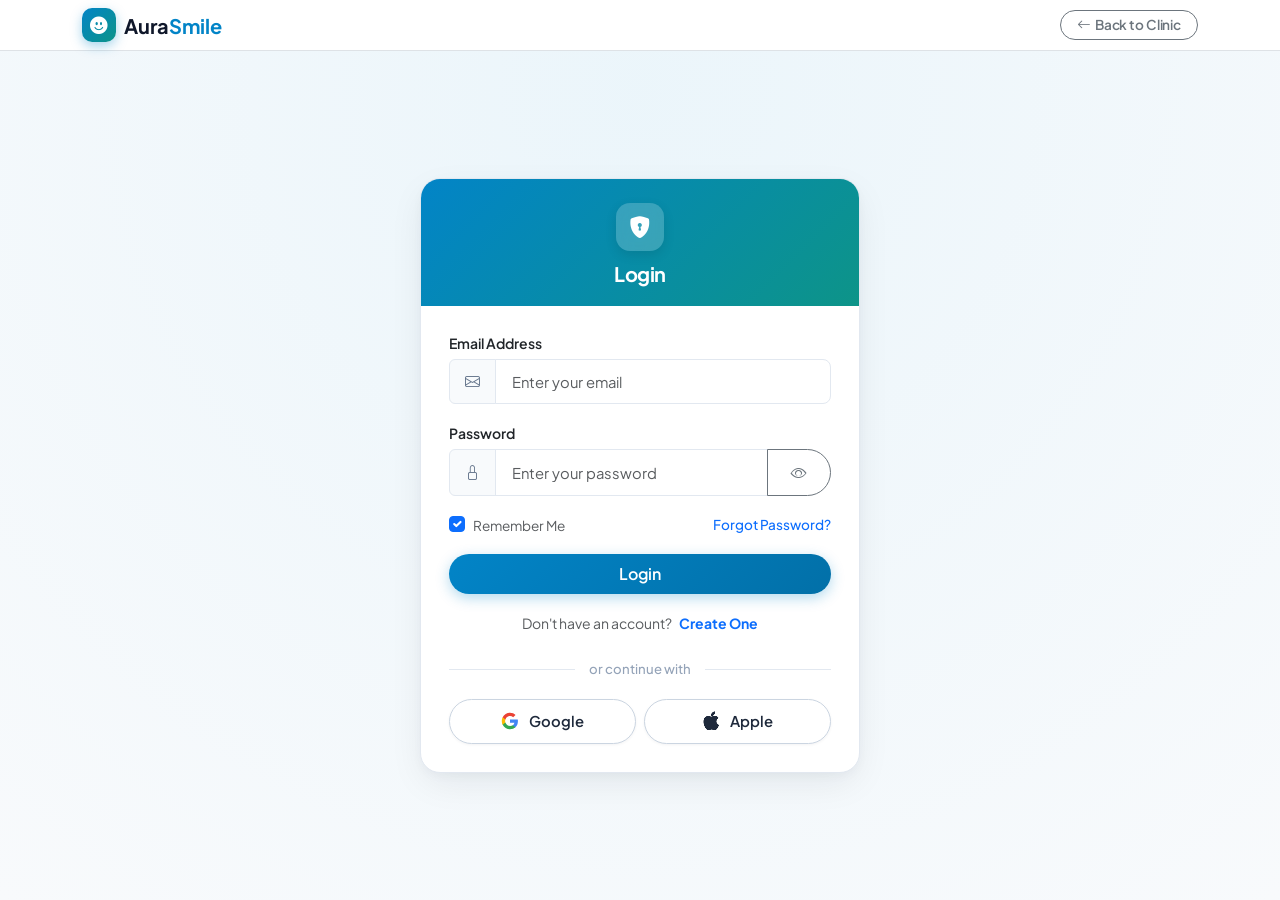
<file: admin-dashboard.html>
<!DOCTYPE html>
<html lang="en">
<head>
  <meta charset="UTF-8">
  <meta name="viewport" content="width=device-width, initial-scale=1.0">
  <title>Clinic Administrator Portal | AuraSmile Orthodontics</title>
  <meta name="description" content="AuraSmile Orthodontic Clinic Administration Portal for appointment triage, orthodontist staff management, and billing summaries.">

  <!-- Google Fonts -->
  <link rel="preconnect" href="https://fonts.googleapis.com">
  <link rel="preconnect" href="https://fonts.gstatic.com" crossorigin>
  <link href="https://fonts.googleapis.com/css2?family=Plus+Jakarta+Sans:wght@400;500;600;700;800&display=swap" rel="stylesheet">

  <!-- Bootstrap 5.3.3 CSS -->
  <link href="https://cdn.jsdelivr.net/npm/bootstrap@5.3.3/dist/css/bootstrap.min.css" rel="stylesheet">
  <!-- Bootstrap Icons 1.11.3 -->
  <link rel="stylesheet" href="https://cdn.jsdelivr.net/npm/bootstrap-icons@1.11.3/font/bootstrap-icons.min.css">
  
  <link rel="stylesheet" href="css/style.css">
  <link rel="stylesheet" href="css/dashboard.css">
</head>
<body>

  <!-- Admin Role Disclaimer Banner -->
  <div class="bg-dark text-warning py-1 px-3 text-center small border-bottom border-warning">
    <i class="bi bi-shield-lock-fill me-1"></i> <strong>Clinic Administrator Demo Mode:</strong> Frontend role simulated via LocalStorage. Real healthcare clinics require server-side RBAC & HIPAA compliance.
  </div>

  <div class="dashboard-wrapper">
    <!-- Sidebar Navigation -->
    <aside class="dashboard-sidebar">
      <div class="sidebar-header">
        <a href="index.html" class="sidebar-brand">
          <div class="brand-icon bg-warning text-dark">
            <i class="bi bi-hospital"></i>
          </div>
          <div>
            <span class="d-block fw-bold lh-1 text-white">AuraSmile</span>
            <small class="text-warning" style="font-size: 0.68rem; text-transform: uppercase; letter-spacing: 0.05em;">Admin Portal</small>
          </div>
        </a>
      </div>

      <ul class="sidebar-menu">
        <li class="sidebar-heading">Clinical Management</li>
        <li class="sidebar-item">
          <a href="#overview" class="sidebar-link active" data-admin-section="overview">
            <i class="bi bi-speedometer2"></i>
            <span>Operations Overview</span>
          </a>
        </li>
        <li class="sidebar-item">
          <a href="#appointments" class="sidebar-link" data-admin-section="appointments">
            <i class="bi bi-calendar2-range-fill"></i>
            <span>Appointment Triage</span>
          </a>
        </li>
        <li class="sidebar-item">
          <a href="#doctors" class="sidebar-link" data-admin-section="doctors">
            <i class="bi bi-person-badge-fill"></i>
            <span>Orthodontist Staff</span>
          </a>
        </li>
        <li class="sidebar-item">
          <a href="#patients" class="sidebar-link" data-admin-section="patients">
            <i class="bi bi-people-fill"></i>
            <span>Patient Registry</span>
          </a>
        </li>
        <li class="sidebar-item">
          <a href="#finance" class="sidebar-link" data-admin-section="finance">
            <i class="bi bi-cash-stack"></i>
            <span>Billing & Financials</span>
          </a>
        </li>

        <li class="sidebar-heading mt-3">Navigation</li>
        <li class="sidebar-item">
          <a href="index.html" class="sidebar-link">
            <i class="bi bi-arrow-left-circle-fill"></i>
            <span>Public Website</span>
          </a>
        </li>
      </ul>

      <div class="sidebar-footer">
        <div class="user-mini-profile">
          <img src="https://images.unsplash.com/photo-1559839734-2b71ea197ec2?auto=format&fit=crop&w=150&q=80" alt="Admin Avatar" class="user-mini-avatar">
          <div class="user-mini-info">
            <div class="user-mini-name">Dr. Sarah Jenkins</div>
            <div class="user-mini-role text-warning small">Clinic Director (Admin)</div>
          </div>
        </div>
        <button class="btn btn-sm btn-outline-danger w-100 mt-3 d-flex align-items-center justify-content-center gap-2" onclick="handleLogout()">
          <i class="bi bi-box-arrow-right"></i> Sign Out
        </button>
      </div>
    </aside>

    <!-- Main Content Area -->
    <main class="dashboard-main">
      <!-- Topbar Header -->
      <header class="dashboard-topbar">
        <div class="topbar-left">
          <button class="sidebar-toggle-btn" onclick="toggleMobileSidebar()" aria-label="Toggle Navigation">
            <i class="bi bi-list"></i>
          </button>
          <h1 class="dashboard-page-title" id="adminPageTitle">Clinical Operations Overview</h1>
        </div>

        <div class="topbar-right">
          <button class="btn btn-sm btn-primary" onclick="openAddDoctorModal()">
            <i class="bi bi-person-plus me-1"></i> Add Doctor
          </button>
          <div class="btn-icon-topbar" title="Notifications">
            <i class="bi bi-bell"></i>
            <span class="notification-badge"></span>
          </div>
        </div>
      </header>

      <!-- Dashboard Content -->
      <div class="dashboard-content">
        
        <!-- ========================================== -->
        <!-- SECTION 1: OVERVIEW -->
        <!-- ========================================== -->
        <section id="adminSection-overview" class="admin-section">
          <!-- 4 Stat Metric Cards -->
          <div class="row g-3 mb-4">
            <div class="col-sm-6 col-xl-3">
              <div class="stat-card">
                <div>
                  <div class="stat-card-label">Total Appointments</div>
                  <div class="stat-card-value text-primary" id="adminStatTotalApts">0</div>
                  <p class="stat-card-desc">Scheduled in clinic database</p>
                </div>
                <div class="stat-card-icon stat-icon-blue">
                  <i class="bi bi-calendar3"></i>
                </div>
              </div>
            </div>

            <div class="col-sm-6 col-xl-3">
              <div class="stat-card">
                <div>
                  <div class="stat-card-label">Pending Confirmations</div>
                  <div class="stat-card-value text-warning" id="adminStatPendingApts">0</div>
                  <p class="stat-card-desc">Requires staff review</p>
                </div>
                <div class="stat-card-icon stat-icon-amber">
                  <i class="bi bi-hourglass-split"></i>
                </div>
              </div>
            </div>

            <div class="col-sm-6 col-xl-3">
              <div class="stat-card">
                <div>
                  <div class="stat-card-label">Active Patients</div>
                  <div class="stat-card-value text-teal" id="adminStatPatients">0</div>
                  <p class="stat-card-desc">In treatment or retention</p>
                </div>
                <div class="stat-card-icon stat-icon-teal">
                  <i class="bi bi-people-fill"></i>
                </div>
              </div>
            </div>

            <div class="col-sm-6 col-xl-3">
              <div class="stat-card">
                <div>
                  <div class="stat-card-label">Revenue Collected</div>
                  <div class="stat-card-value text-success" id="adminStatRevenue">$0</div>
                  <p class="stat-card-desc">Simulated paid installments</p>
                </div>
                <div class="stat-card-icon stat-icon-green">
                  <i class="bi bi-cash-coin"></i>
                </div>
              </div>
            </div>
          </div>

          <!-- Quick Navigation Cards -->
          <div class="row g-4">
            <div class="col-md-4">
              <div class="card p-4 border rounded-4 shadow-sm bg-white h-100">
                <div class="rounded-circle bg-primary-subtle text-primary p-3 d-inline-block mb-3 fs-4">
                  <i class="bi bi-calendar2-check"></i>
                </div>
                <h5 class="fw-bold text-dark">Appointment Triage</h5>
                <p class="small text-muted mb-3">Approve new consultation requests, mark completed adjustments, or process patient cancellations.</p>
                <button class="btn btn-outline-primary btn-sm mt-auto" onclick="switchAdminSection('appointments')">
                  Open Appointment Queue <i class="bi bi-arrow-right ms-1"></i>
                </button>
              </div>
            </div>

            <div class="col-md-4">
              <div class="card p-4 border rounded-4 shadow-sm bg-white h-100">
                <div class="rounded-circle bg-warning-subtle text-dark p-3 d-inline-block mb-3 fs-4">
                  <i class="bi bi-person-vcard"></i>
                </div>
                <h5 class="fw-bold text-dark">Doctor Staff Profiles</h5>
                <p class="small text-muted mb-3">Update clinic days, hours of consultation, add new resident orthodontists, or modify specialist bios.</p>
                <button class="btn btn-outline-primary btn-sm mt-auto" onclick="switchAdminSection('doctors')">
                  Manage Doctors Staff <i class="bi bi-arrow-right ms-1"></i>
                </button>
              </div>
            </div>

            <div class="col-md-4">
              <div class="card p-4 border rounded-4 shadow-sm bg-white h-100">
                <div class="rounded-circle bg-success-subtle text-success p-3 d-inline-block mb-3 fs-4">
                  <i class="bi bi-receipt-cutoff"></i>
                </div>
                <h5 class="fw-bold text-dark">Billing & Ledger</h5>
                <p class="small text-muted mb-3">Inspect paid receipts, overdue installments, and export financial audit reports.</p>
                <button class="btn btn-outline-primary btn-sm mt-auto" onclick="switchAdminSection('finance')">
                  View Ledger & Export <i class="bi bi-arrow-right ms-1"></i>
                </button>
              </div>
            </div>
          </div>
        </section>

        <!-- ========================================== -->
        <!-- SECTION 2: APPOINTMENT TRIAGE -->
        <!-- ========================================== -->
        <section id="adminSection-appointments" class="admin-section d-none">
          <div class="dash-card">
            <div class="dash-card-header flex-column flex-md-row align-items-start align-items-md-center gap-3">
              <div>
                <h4 class="dash-card-title"><i class="bi bi-calendar2-range text-primary"></i>Appointment Triage Queue</h4>
                <small class="text-muted">Review, approve, reschedule, or cancel patient appointments</small>
              </div>
              <div class="d-flex flex-wrap gap-2 w-100 w-md-auto">
                <select id="adminAptFilterStatus" class="form-select form-select-sm" style="width: 150px;" onchange="renderAdminAppointmentsTable()">
                  <option value="ALL">All Statuses</option>
                  <option value="Pending">Pending Only</option>
                  <option value="Confirmed">Confirmed</option>
                  <option value="Completed">Completed</option>
                  <option value="Cancelled">Cancelled</option>
                </select>
                <input type="text" id="adminAptSearchInput" class="form-control form-control-sm" placeholder="Search patient / doctor..." onkeyup="renderAdminAppointmentsTable()" style="width: 200px;">
              </div>
            </div>
            <div class="table-responsive">
              <table class="table align-middle mb-0">
                <thead class="table-light">
                  <tr>
                    <th>Apt ID</th>
                    <th>Patient Name & Contact</th>
                    <th>Orthodontist & Category</th>
                    <th>Date & Time</th>
                    <th>Status</th>
                    <th>Notes</th>
                    <th class="text-end pe-3">Actions</th>
                  </tr>
                </thead>
                <tbody id="adminAppointmentsTableBody">
                  <!-- Populated by JS -->
                </tbody>
              </table>
            </div>
          </div>
        </section>

        <!-- ========================================== -->
        <!-- SECTION 3: DOCTOR STAFF MANAGEMENT -->
        <!-- ========================================== -->
        <section id="adminSection-doctors" class="admin-section d-none">
          <div class="d-flex justify-content-between align-items-center mb-4">
            <div>
              <h4 class="fw-bold text-dark mb-0"><i class="bi bi-person-badge text-primary me-2"></i>Active Orthodontic Staff</h4>
              <p class="small text-muted mb-0">Manage doctor availability, qualifications, and areas of expertise</p>
            </div>
            <button class="btn btn-primary btn-sm" onclick="openAddDoctorModal()">
              <i class="bi bi-plus-lg me-1"></i> Add New Doctor
            </button>
          </div>

          <div class="row g-4" id="adminDoctorsContainer">
            <!-- Populated by JS -->
          </div>
        </section>

        <!-- ========================================== -->
        <!-- SECTION 4: PATIENT CLINICAL REGISTRY -->
        <!-- ========================================== -->
        <section id="adminSection-patients" class="admin-section d-none">
          <div class="dash-card">
            <div class="dash-card-header">
              <div>
                <h4 class="dash-card-title"><i class="bi bi-people text-primary"></i>Patient Clinical Registry</h4>
                <small class="text-muted">Registered patients undergoing orthodontic care</small>
              </div>
            </div>
            <div class="table-responsive">
              <table class="table align-middle mb-0">
                <thead class="table-light">
                  <tr>
                    <th>Patient Name & Email</th>
                    <th>Current Treatment</th>
                    <th>Stage & Progress</th>
                    <th>Medical Alert</th>
                    <th>Installments</th>
                    <th class="text-end pe-3">Chart</th>
                  </tr>
                </thead>
                <tbody id="adminPatientsTableBody">
                  <!-- Populated by JS -->
                </tbody>
              </table>
            </div>
          </div>
        </section>

        <!-- ========================================== -->
        <!-- SECTION 5: FINANCIAL LEDGER & ANALYTICS -->
        <!-- ========================================== -->
        <section id="adminSection-finance" class="admin-section d-none">
          <div class="dash-card">
            <div class="dash-card-header d-flex justify-content-between align-items-center">
              <div>
                <h4 class="dash-card-title"><i class="bi bi-journal-check text-primary"></i>Simulated Clinic Billing Ledger</h4>
                <small class="text-muted">Transaction audit trail for patient installment collections</small>
              </div>
              <button class="btn btn-outline-success btn-sm" onclick="exportAdminFinancials()">
                <i class="bi bi-file-earmark-spreadsheet me-1"></i> Export CSV Summary
              </button>
            </div>
            <div class="table-responsive">
              <table class="table align-middle mb-0">
                <thead class="table-light">
                  <tr>
                    <th>Receipt #</th>
                    <th>Patient Name</th>
                    <th>Date Paid</th>
                    <th>Installment Label</th>
                    <th>Amount Paid</th>
                    <th>Payment Method</th>
                  </tr>
                </thead>
                <tbody id="adminFinancialTableBody">
                  <!-- Populated by JS -->
                </tbody>
              </table>
            </div>
          </div>
        </section>

      </div>
    </main>
  </div>

  <!-- Doctor Add / Edit Modal -->
  <div class="modal fade" id="doctorModal" tabindex="-1" aria-hidden="true">
    <div class="modal-dialog modal-dialog-centered modal-lg">
      <div class="modal-content">
        <div class="modal-header bg-clinic-primary">
          <h5 class="modal-title fw-bold text-white" id="doctorModalTitle">Orthodontist Staff Form</h5>
          <button type="button" class="btn-close" data-bs-dismiss="modal" aria-label="Close"></button>
        </div>
        <div class="modal-body p-4">
          <form id="doctorForm" onsubmit="handleDoctorFormSubmit(event)">
            <div class="row g-3">
              <div class="col-md-6">
                <label class="form-label">Doctor Name *</label>
                <input type="text" id="doctorFormName" class="form-control" placeholder="e.g. Dr. Jonathan Hayes" required>
              </div>
              <div class="col-md-6">
                <label class="form-label">Title / Role *</label>
                <input type="text" id="doctorFormTitle" class="form-control" placeholder="e.g. Associate Orthodontist" required>
              </div>
              <div class="col-md-6">
                <label class="form-label">Degrees & Qualifications *</label>
                <input type="text" id="doctorFormQual" class="form-control" placeholder="e.g. DDS, MS, ABO Certified" required>
              </div>
              <div class="col-md-6">
                <label class="form-label">Specialty Area *</label>
                <input type="text" id="doctorFormSpec" class="form-control" placeholder="e.g. Clear Aligners & Teen Braces" required>
              </div>
              <div class="col-md-4">
                <label class="form-label">Experience *</label>
                <input type="text" id="doctorFormExp" class="form-control" placeholder="e.g. 10+ Years Experience" required>
              </div>
              <div class="col-md-4">
                <label class="form-label">Clinic Days *</label>
                <input type="text" id="doctorFormDays" class="form-control" placeholder="e.g. Mon, Wed, Fri" required>
              </div>
              <div class="col-md-4">
                <label class="form-label">Clinic Hours *</label>
                <input type="text" id="doctorFormHours" class="form-control" placeholder="e.g. 9:00 AM - 5:00 PM" required>
              </div>
              <div class="col-12">
                <label class="form-label">Doctor Photo URL</label>
                <input type="url" id="doctorFormImage" class="form-control" placeholder="https://images.unsplash.com/...">
              </div>
              <div class="col-12">
                <label class="form-label">Professional Biography</label>
                <textarea id="doctorFormBio" class="form-control" rows="3" placeholder="Clinical expertise and patient care approach..."></textarea>
              </div>
            </div>
            <div class="mt-4 d-flex justify-content-end gap-2">
              <button type="button" class="btn btn-outline-secondary" data-bs-dismiss="modal">Cancel</button>
              <button type="submit" class="btn btn-primary px-4">Save Doctor Profile</button>
            </div>
          </form>
        </div>
      </div>
    </div>
  </div>

  <!-- Scripts -->
  <script src="https://cdn.jsdelivr.net/npm/bootstrap@5.3.3/dist/js/bootstrap.bundle.min.js"></script>
  <script src="js/main.js"></script>
  <script src="js/auth.js"></script>
  <script src="js/appointments.js"></script>
  <script src="js/admin-dashboard.js"></script>
</body>
</html>
</file>
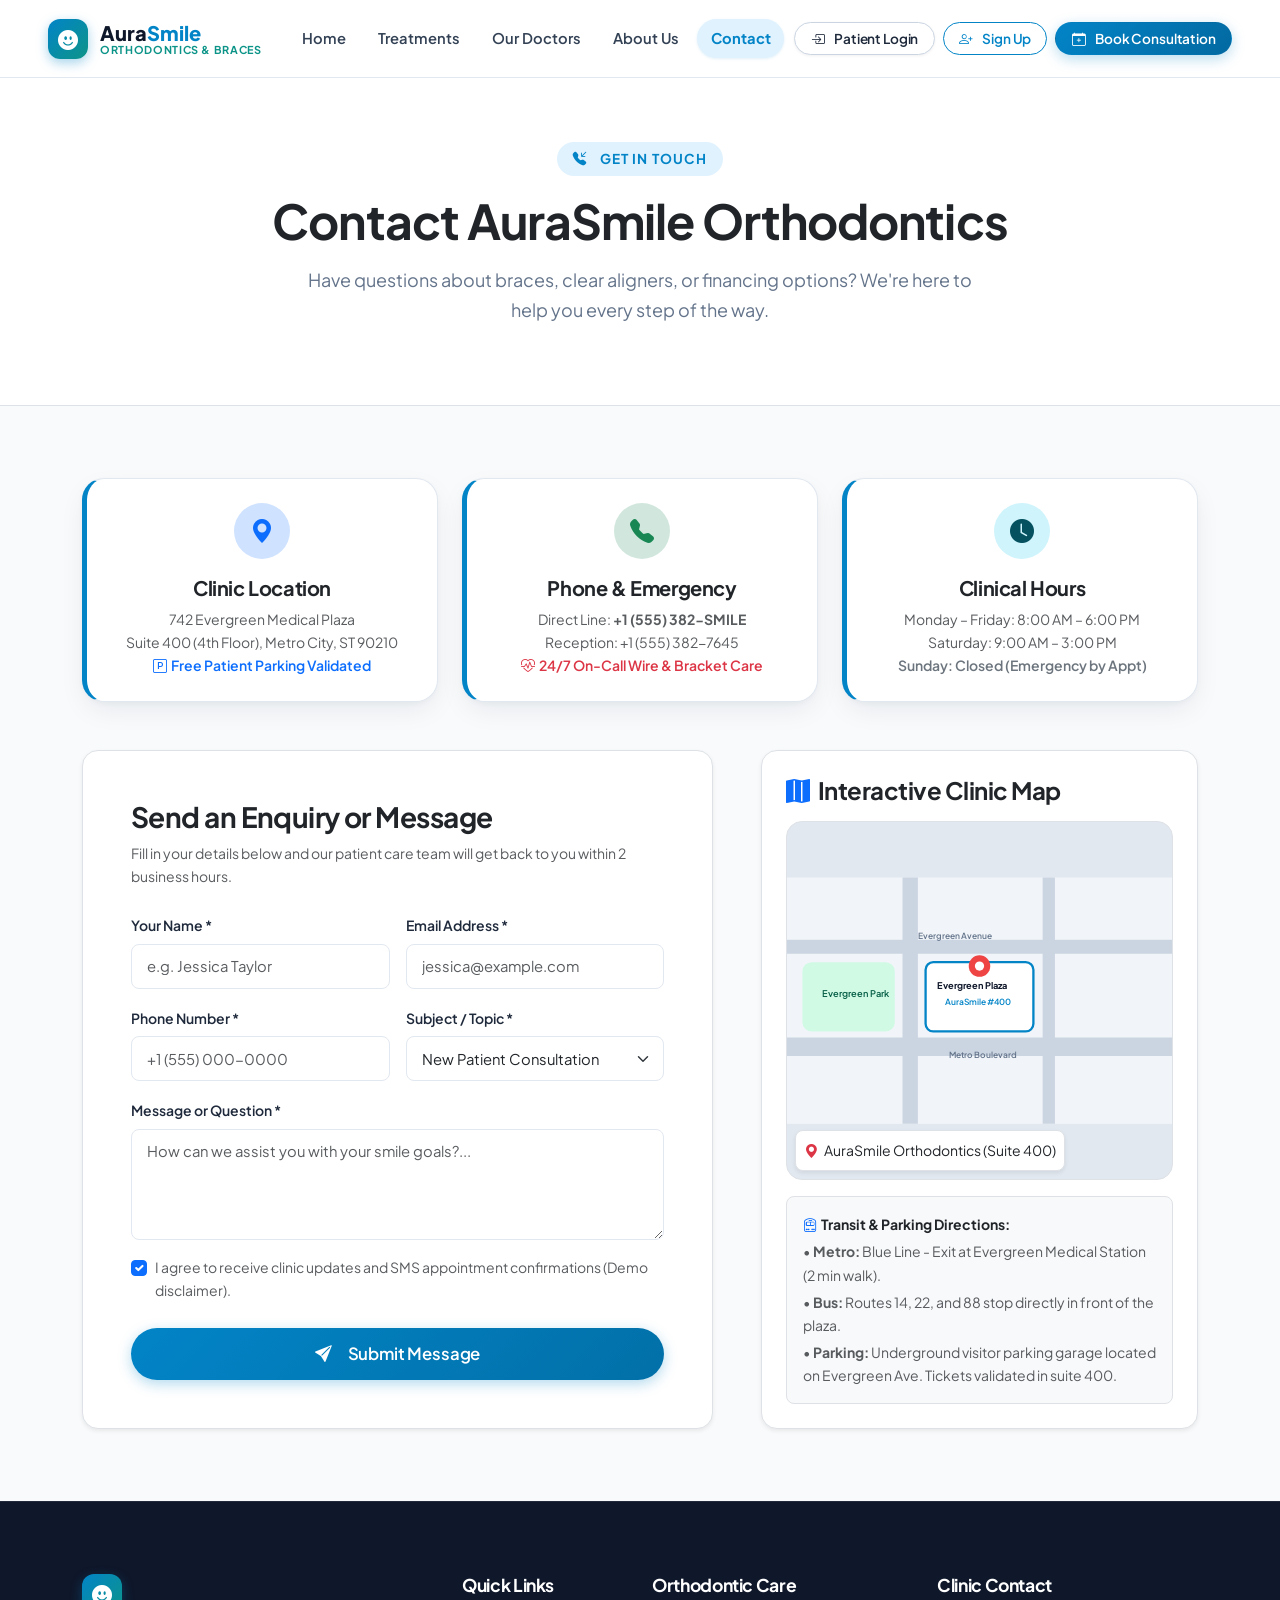
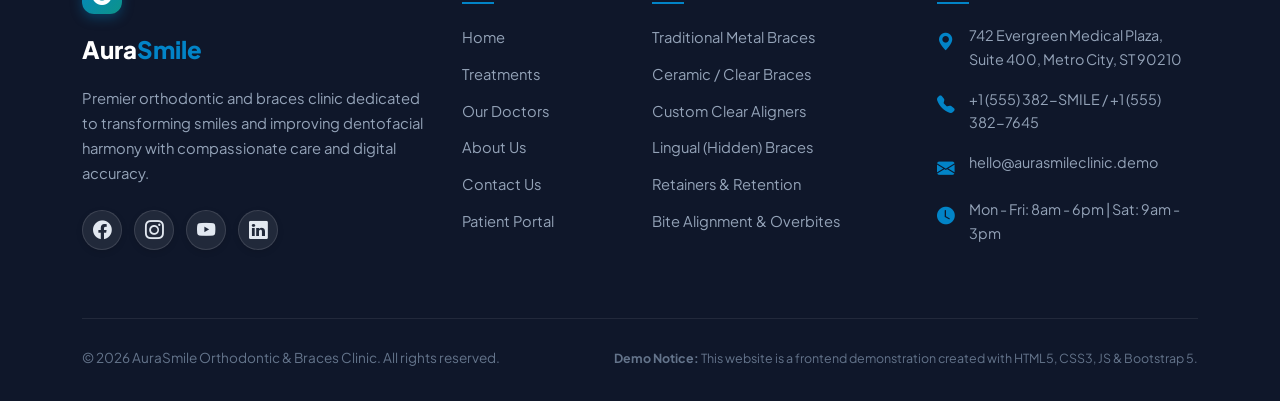
<file: contact.html>
<!DOCTYPE html>
<html lang="en">
<head>
  <meta charset="UTF-8">
  <meta name="viewport" content="width=device-width, initial-scale=1.0">
  <title>Contact Us | AuraSmile Orthodontic Clinic</title>
  <meta name="description" content="Contact AuraSmile Orthodontic Clinic for appointments, inquiries, and clinic location details in Metro City.">

  <!-- Google Fonts -->
  <link rel="preconnect" href="https://fonts.googleapis.com">
  <link rel="preconnect" href="https://fonts.gstatic.com" crossorigin>
  <link href="https://fonts.googleapis.com/css2?family=Plus+Jakarta+Sans:wght@400;500;600;700;800&display=swap" rel="stylesheet">

  <!-- Bootstrap 5.3.3 CSS -->
  <link href="https://cdn.jsdelivr.net/npm/bootstrap@5.3.3/dist/css/bootstrap.min.css" rel="stylesheet">
  <!-- Bootstrap Icons 1.11.3 -->
  <link rel="stylesheet" href="https://cdn.jsdelivr.net/npm/bootstrap-icons@1.11.3/font/bootstrap-icons.min.css">
  
  <link rel="stylesheet" href="css/style.css">
</head>
<body>

  <!-- Navigation Bar -->
  <nav class="navbar navbar-expand-lg navbar-clinic sticky-top">
    <div class="container-fluid px-3 px-md-4 px-xl-5" style="max-width: 1440px;">
      <a class="navbar-brand" href="index.html">
        <div class="brand-icon">
          <i class="bi bi-emoji-smile-fill"></i>
        </div>
        <div class="brand-text">
          <span class="brand-name">Aura<span>Smile</span></span>
          <span class="brand-tagline">Orthodontics & Braces</span>
        </div>
      </a>

      <button class="navbar-toggler border-0" type="button" data-bs-toggle="collapse" data-bs-target="#clinicNavbar" aria-controls="clinicNavbar" aria-expanded="false" aria-label="Toggle navigation">
        <span class="navbar-toggler-icon"></span>
      </button>

      <div class="collapse navbar-collapse" id="clinicNavbar">
        <ul class="navbar-nav mx-auto mb-2 mb-lg-0">
          <li class="nav-item"><a class="nav-link" href="index.html">Home</a></li>
          <li class="nav-item"><a class="nav-link" href="treatments.html">Treatments</a></li>
          <li class="nav-item"><a class="nav-link" href="doctors.html">Our Doctors</a></li>
          <li class="nav-item"><a class="nav-link" href="about.html">About Us</a></li>
          <li class="nav-item"><a class="nav-link active" href="contact.html">Contact</a></li>
        </ul>

        <div id="navAuthContainer" class="d-flex align-items-center gap-2">
          <a href="login.html" class="btn btn-sm btn-white">
            <i class="bi bi-box-arrow-in-right me-1"></i> Patient Login
          </a>
          <a href="register.html" class="btn btn-sm btn-outline-primary">
            <i class="bi bi-person-plus me-1"></i> Sign Up
          </a>
          <button class="btn btn-sm btn-primary" onclick="openGlobalBookingModal()">
            <i class="bi bi-calendar-plus me-1"></i> Book Consultation
          </button>
        </div>
      </div>
    </div>
  </nav>

  <!-- Page Header -->
  <section class="py-5 bg-white border-bottom">
    <div class="container py-3 text-center">
      <span class="section-tag"><i class="bi bi-telephone-inbound-fill me-1"></i> Get in Touch</span>
      <h1 class="display-5 fw-bold text-dark mb-3">Contact AuraSmile Orthodontics</h1>
      <p class="section-subtitle">
        Have questions about braces, clear aligners, or financing options? We're here to help you every step of the way.
      </p>
    </div>
  </section>

  <!-- Contact Cards & Form Section -->
  <section class="py-5" style="background-color: var(--bg-light);">
    <div class="container py-4">
      
      <!-- Top Quick Info Cards -->
      <div class="row g-4 mb-5">
        <div class="col-md-4">
          <div class="card contact-info-card h-100 p-4 bg-white text-center">
            <div class="rounded-circle bg-primary-subtle text-primary mx-auto d-flex align-items-center justify-content-center mb-3" style="width: 56px; height: 56px; font-size: 1.5rem;">
              <i class="bi bi-geo-alt-fill"></i>
            </div>
            <h5 class="fw-bold text-dark mb-2">Clinic Location</h5>
            <p class="text-muted small mb-0">
              742 Evergreen Medical Plaza<br>
              Suite 400 (4th Floor), Metro City, ST 90210<br>
              <span class="text-primary fw-semibold"><i class="bi bi-p-square me-1"></i>Free Patient Parking Validated</span>
            </p>
          </div>
        </div>

        <div class="col-md-4">
          <div class="card contact-info-card h-100 p-4 bg-white text-center">
            <div class="rounded-circle bg-success-subtle text-success mx-auto d-flex align-items-center justify-content-center mb-3" style="width: 56px; height: 56px; font-size: 1.5rem;">
              <i class="bi bi-telephone-fill"></i>
            </div>
            <h5 class="fw-bold text-dark mb-2">Phone & Emergency</h5>
            <p class="text-muted small mb-0">
              Direct Line: <strong>+1 (555) 382-SMILE</strong><br>
              Reception: +1 (555) 382-7645<br>
              <span class="text-danger fw-semibold"><i class="bi bi-heart-pulse me-1"></i>24/7 On-Call Wire & Bracket Care</span>
            </p>
          </div>
        </div>

        <div class="col-md-4">
          <div class="card contact-info-card h-100 p-4 bg-white text-center">
            <div class="rounded-circle bg-info-subtle text-info-emphasis mx-auto d-flex align-items-center justify-content-center mb-3" style="width: 56px; height: 56px; font-size: 1.5rem;">
              <i class="bi bi-clock-fill"></i>
            </div>
            <h5 class="fw-bold text-dark mb-2">Clinical Hours</h5>
            <p class="text-muted small mb-0">
              Monday – Friday: 8:00 AM – 6:00 PM<br>
              Saturday: 9:00 AM – 3:00 PM<br>
              <span class="text-secondary fw-semibold">Sunday: Closed (Emergency by Appt)</span>
            </p>
          </div>
        </div>
      </div>

      <!-- Main Form & Map Grid -->
      <div class="row g-5">
        <!-- Contact Form -->
        <div class="col-lg-7">
          <div class="card p-4 p-md-5 border rounded-4 shadow-sm bg-white">
            <h3 class="fw-bold text-dark mb-2">Send an Enquiry or Message</h3>
            <p class="text-muted small mb-4">
              Fill in your details below and our patient care team will get back to you within 2 business hours.
            </p>

            <form id="contactForm" onsubmit="handleContactFormSubmit(event)">
              <div class="row g-3">
                <div class="col-md-6">
                  <label class="form-label">Your Name *</label>
                  <input type="text" id="contactName" class="form-control" placeholder="e.g. Jessica Taylor" required>
                </div>
                <div class="col-md-6">
                  <label class="form-label">Email Address *</label>
                  <input type="email" id="contactEmail" class="form-control" placeholder="jessica@example.com" required>
                </div>
                <div class="col-md-6">
                  <label class="form-label">Phone Number *</label>
                  <input type="tel" id="contactPhone" class="form-control" placeholder="+1 (555) 000-0000" required>
                </div>
                <div class="col-md-6">
                  <label class="form-label">Subject / Topic *</label>
                  <select id="contactSubject" class="form-select" required>
                    <option value="New Patient Consultation">New Patient Consultation</option>
                    <option value="Clear Aligners Inquiry">Clear Aligners Inquiry</option>
                    <option value="Braces & Pricing">Braces & Pricing / 0% Financing</option>
                    <option value="Appointment Reschedule">Appointment Reschedule</option>
                    <option value="Other Inquiries">Other Inquiries</option>
                  </select>
                </div>
                <div class="col-12">
                  <label class="form-label">Message or Question *</label>
                  <textarea id="contactMessage" class="form-control" rows="4" placeholder="How can we assist you with your smile goals?..." required></textarea>
                </div>
              </div>

              <div class="form-check mt-3">
                <input class="form-check-input" type="checkbox" id="contactConsent" required checked>
                <label class="form-check-label text-muted small" for="contactConsent">
                  I agree to receive clinic updates and SMS appointment confirmations (Demo disclaimer).
                </label>
              </div>

              <div class="mt-4">
                <button type="submit" class="btn btn-primary btn-lg w-100">
                  <i class="bi bi-send-fill me-2"></i> Submit Message
                </button>
              </div>
            </form>
          </div>
        </div>

        <!-- Location & Interactive Map Card -->
        <div class="col-lg-5">
          <div class="card p-4 border rounded-4 shadow-sm bg-white h-100 d-flex flex-column">
            <h4 class="fw-bold text-dark mb-3"><i class="bi bi-map-fill text-primary me-2"></i>Interactive Clinic Map</h4>
            
            <!-- Styled Visual Map Placeholder -->
            <div class="rounded-4 overflow-hidden position-relative border mb-3 flex-grow-1" style="min-height: 280px; background: #e2e8f0;">
              <!-- Visual Mock Map Graphic -->
              <svg width="100%" height="100%" viewBox="0 0 500 320" xmlns="http://www.w3.org/2000/svg" style="display: block;">
                <rect width="500" height="320" fill="#f1f5f9"/>
                <!-- Grid Roads -->
                <line x1="0" y1="90" x2="500" y2="90" stroke="#cbd5e1" stroke-width="18"/>
                <line x1="0" y1="220" x2="500" y2="220" stroke="#cbd5e1" stroke-width="24"/>
                <line x1="160" y1="0" x2="160" y2="320" stroke="#cbd5e1" stroke-width="20"/>
                <line x1="340" y1="0" x2="340" y2="320" stroke="#cbd5e1" stroke-width="16"/>
                <!-- Park Green Area -->
                <rect x="20" y="110" width="120" height="90" rx="12" fill="#d1fae5"/>
                <text x="45" y="155" font-family="'Plus Jakarta Sans', sans-serif" font-size="12" font-weight="600" fill="#065f46">Evergreen Park</text>
                <!-- Medical Plaza Building -->
                <rect x="180" y="110" width="140" height="90" rx="10" fill="#ffffff" stroke="#0284c7" stroke-width="3"/>
                <text x="195" y="145" font-family="'Plus Jakarta Sans', sans-serif" font-size="12" font-weight="700" fill="#0f172a">Evergreen Plaza</text>
                <text x="205" y="165" font-family="'Plus Jakarta Sans', sans-serif" font-size="11" font-weight="600" fill="#0284c7">AuraSmile #400</text>
                <!-- Pin -->
                <circle cx="250" cy="115" r="14" fill="#ef4444"/>
                <circle cx="250" cy="115" r="6" fill="#ffffff"/>
                <!-- Labels -->
                <text x="210" y="235" font-family="'Plus Jakarta Sans', sans-serif" font-size="11" font-weight="600" fill="#64748b">Metro Boulevard</text>
                <text x="170" y="80" font-family="'Plus Jakarta Sans', sans-serif" font-size="11" font-weight="600" fill="#64748b">Evergreen Avenue</text>
              </svg>
              <div class="position-absolute bottom-0 start-0 m-2 p-2 bg-white rounded-3 shadow-sm border small">
                <i class="bi bi-geo-alt-fill text-danger me-1"></i> AuraSmile Orthodontics (Suite 400)
              </div>
            </div>

            <!-- Transit & Accessibility Info -->
            <div class="bg-light p-3 rounded-3 border small">
              <div class="fw-bold text-dark mb-1"><i class="bi bi-train-front me-1 text-primary"></i>Transit & Parking Directions:</div>
              <ul class="list-unstyled mb-0 text-muted">
                <li class="mb-1">• <strong>Metro:</strong> Blue Line - Exit at Evergreen Medical Station (2 min walk).</li>
                <li class="mb-1">• <strong>Bus:</strong> Routes 14, 22, and 88 stop directly in front of the plaza.</li>
                <li>• <strong>Parking:</strong> Underground visitor parking garage located on Evergreen Ave. Tickets validated in suite 400.</li>
              </ul>
            </div>
          </div>
        </div>
      </div>

    </div>
  </section>

  <!-- Footer -->
  <footer class="clinic-footer">
    <div class="container">
      <div class="row g-4">
        <div class="col-lg-4">
          <div class="footer-brand">
            <a href="index.html" class="d-inline-block text-decoration-none" title="Return to AuraSmile Home">
              <div class="brand-icon mb-3">
                <i class="bi bi-emoji-smile-fill"></i>
              </div>
              <span class="brand-name fs-4">Aura<span>Smile</span></span>
            </a>
            <p class="footer-desc">
              Premier orthodontic and braces clinic dedicated to transforming smiles and improving dentofacial harmony with compassionate care and digital accuracy.
            </p>
            <div class="footer-socials">
              <a href="https://www.facebook.com/login/" target="_blank" rel="noopener noreferrer" class="social-pill" aria-label="Facebook Login" title="Facebook Login"><i class="bi bi-facebook"></i></a>
              <a href="https://www.instagram.com/accounts/login/" target="_blank" rel="noopener noreferrer" class="social-pill" aria-label="Instagram Login" title="Instagram Login"><i class="bi bi-instagram"></i></a>
              <a href="https://accounts.google.com/ServiceLogin?service=youtube" target="_blank" rel="noopener noreferrer" class="social-pill" aria-label="YouTube Login" title="YouTube Login"><i class="bi bi-youtube"></i></a>
              <a href="https://www.linkedin.com/login" target="_blank" rel="noopener noreferrer" class="social-pill" aria-label="LinkedIn Login" title="LinkedIn Login"><i class="bi bi-linkedin"></i></a>
            </div>
          </div>
        </div>

        <div class="col-6 col-lg-2">
          <h5 class="footer-heading">Quick Links</h5>
          <ul class="footer-links">
            <li><a href="index.html">Home</a></li>
            <li><a href="treatments.html">Treatments</a></li>
            <li><a href="doctors.html">Our Doctors</a></li>
            <li><a href="about.html">About Us</a></li>
            <li><a href="contact.html">Contact Us</a></li>
            <li><a href="login.html">Patient Portal</a></li>
          </ul>
        </div>

        <div class="col-6 col-lg-3">
          <h5 class="footer-heading">Orthodontic Care</h5>
          <ul class="footer-links">
            <li><a href="treatments.html#metal-braces">Traditional Metal Braces</a></li>
            <li><a href="treatments.html#ceramic-braces">Ceramic / Clear Braces</a></li>
            <li><a href="treatments.html#clear-aligners">Custom Clear Aligners</a></li>
            <li><a href="treatments.html#lingual-braces">Lingual (Hidden) Braces</a></li>
            <li><a href="treatments.html#retainers-care">Retainers & Retention</a></li>
            <li><a href="treatments.html#bite-alignment">Bite Alignment & Overbites</a></li>
          </ul>
        </div>

        <div class="col-lg-3">
          <h5 class="footer-heading">Clinic Contact</h5>
          <div class="footer-contact-item">
            <i class="bi bi-geo-alt-fill"></i>
            <div>742 Evergreen Medical Plaza, Suite 400, Metro City, ST 90210</div>
          </div>
          <div class="footer-contact-item">
            <i class="bi bi-telephone-fill"></i>
            <div>+1 (555) 382-SMILE / +1 (555) 382-7645</div>
          </div>
          <div class="footer-contact-item">
            <i class="bi bi-envelope-fill"></i>
            <div>hello@aurasmileclinic.demo</div>
          </div>
          <div class="footer-contact-item">
            <i class="bi bi-clock-fill"></i>
            <div>Mon - Fri: 8am - 6pm | Sat: 9am - 3pm</div>
          </div>
        </div>
      </div>

      <div class="footer-bottom d-flex flex-column flex-md-row justify-content-between align-items-center">
        <div>© 2026 AuraSmile Orthodontic & Braces Clinic. All rights reserved.</div>
        <div class="footer-disclaimer-note text-md-end mt-2 mt-md-0">
          <strong>Demo Notice:</strong> This website is a frontend demonstration created with HTML5, CSS3, JS & Bootstrap 5.
        </div>
      </div>
    </div>
  </footer>

  <!-- Scripts -->
  <script src="https://cdn.jsdelivr.net/npm/bootstrap@5.3.3/dist/js/bootstrap.bundle.min.js"></script>
  <script src="js/main.js"></script>
  <script src="js/appointments.js"></script>
  <script>
    function handleContactFormSubmit(e) {
      e.preventDefault();
      const name = document.getElementById('contactName').value.trim();
      const email = document.getElementById('contactEmail').value.trim();
      const subject = document.getElementById('contactSubject').value;

      showToast(`Thank you, ${name}! Your enquiry regarding "${subject}" has been received. Our clinical coordinator will reply to ${email} shortly.`, 'success', 'Enquiry Sent');
      document.getElementById('contactForm').reset();
    }
  </script>
</body>
</html>
</file>
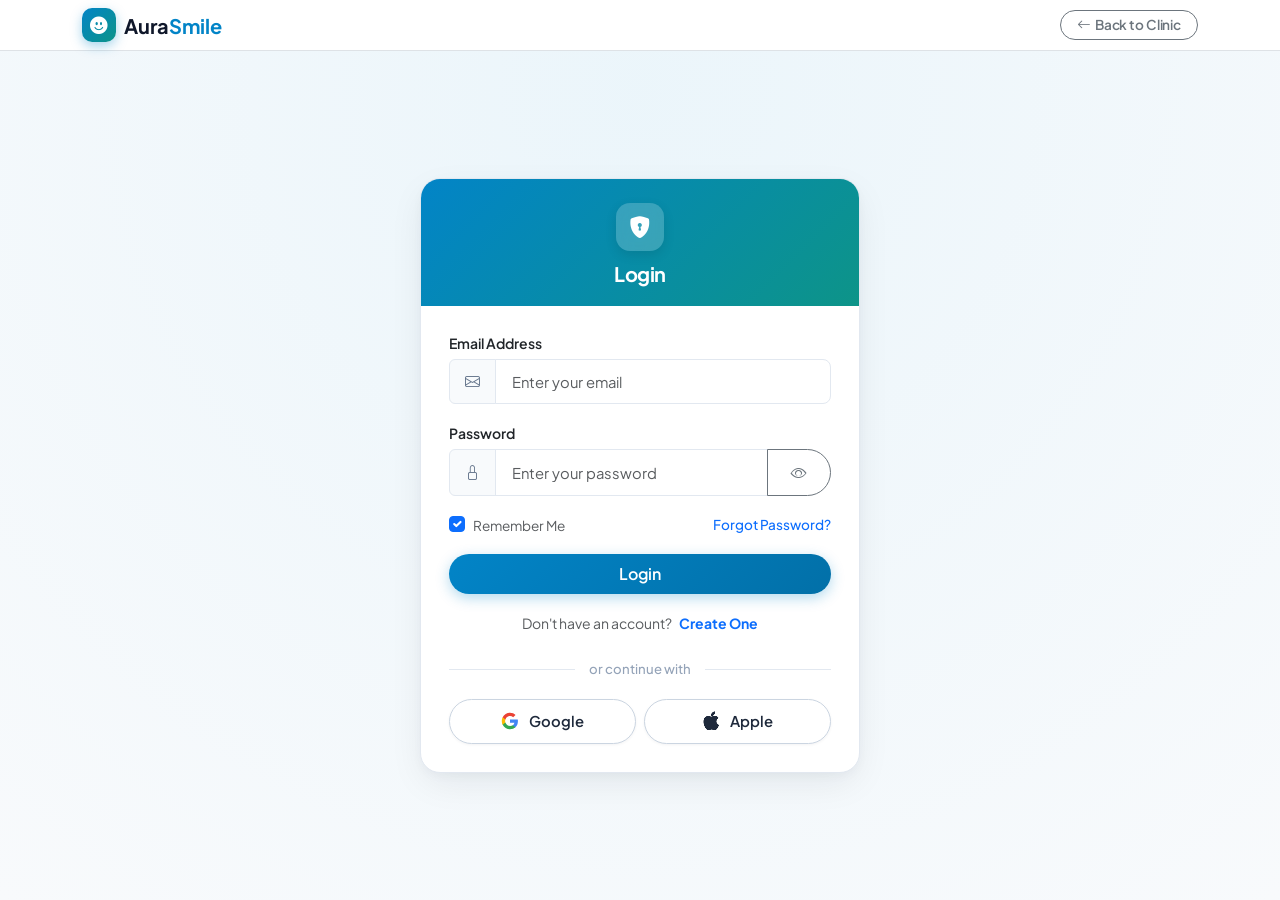
<file: login.html>
<!DOCTYPE html>
<html lang="en">
<head>
  <meta charset="UTF-8">
  <meta name="viewport" content="width=device-width, initial-scale=1.0">
  <title>Login | AuraSmile Orthodontics</title>
  <meta name="description" content="Sign in to your AuraSmile patient dashboard to track your braces or aligner progress, view payment installments, and book appointments.">

  <!-- Google Fonts -->
  <link rel="preconnect" href="https://fonts.googleapis.com">
  <link rel="preconnect" href="https://fonts.gstatic.com" crossorigin>
  <link href="https://fonts.googleapis.com/css2?family=Plus+Jakarta+Sans:wght@400;500;600;700;800&display=swap" rel="stylesheet">

  <!-- Bootstrap 5.3.3 CSS -->
  <link href="https://cdn.jsdelivr.net/npm/bootstrap@5.3.3/dist/css/bootstrap.min.css" rel="stylesheet">
  <!-- Bootstrap Icons 1.11.3 -->
  <link rel="stylesheet" href="https://cdn.jsdelivr.net/npm/bootstrap-icons@1.11.3/font/bootstrap-icons.min.css">
  
  <link rel="stylesheet" href="css/style.css">
  <style>
    .auth-page-wrapper {
      min-height: 100vh;
      display: flex;
      flex-direction: column;
      background: radial-gradient(circle at 50% 10%, rgba(2, 132, 199, 0.08) 0%, #f8fafc 100%);
    }
    .auth-card {
      max-width: 440px;
      width: 100%;
      margin: 0 auto;
      border: 1px solid var(--border-color);
      border-radius: var(--radius-lg);
      box-shadow: 0 12px 36px -4px rgba(15, 23, 42, 0.08), 0 4px 12px -2px rgba(15, 23, 42, 0.04);
      overflow: hidden;
      background: #ffffff;
    }
    .auth-card-header {
      background: linear-gradient(135deg, var(--primary-color) 0%, var(--secondary-color) 100%);
      padding: 1.5rem 1.75rem 1.25rem;
      text-align: center;
      color: #ffffff;
    }
    .auth-icon-badge {
      width: 48px;
      height: 48px;
      border-radius: 14px;
      background: rgba(255, 255, 255, 0.2);
      backdrop-filter: blur(8px);
      display: inline-flex;
      align-items: center;
      justify-content: center;
      font-size: 1.35rem;
      color: #ffffff;
      margin-bottom: 0.65rem;
      box-shadow: 0 4px 12px rgba(0, 0, 0, 0.1);
    }
    .auth-card-body {
      padding: 1.5rem 1.75rem 1.75rem;
    }
    .form-control, .input-group-text {
      padding: 0.65rem 0.95rem;
      font-size: 0.925rem;
    }
    .input-group-text {
      background-color: #f8fafc;
      border-color: var(--border-color);
      color: #64748b;
    }
    .divider-container {
      display: flex;
      align-items: center;
      text-align: center;
      color: #94a3b8;
      font-size: 0.825rem;
      font-weight: 500;
      margin: 1.35rem 0 1.15rem;
    }
    .divider-container::before,
    .divider-container::after {
      content: '';
      flex: 1;
      border-bottom: 1px solid #e2e8f0;
    }
    .divider-text {
      padding: 0 0.85rem;
    }
    .btn-social {
      border: 1.5px solid #cbd5e1;
      border-radius: 9999px;
      padding: 0.6rem 1.15rem;
      background: #ffffff;
      color: #1e293b;
      font-weight: 600;
      font-size: 0.925rem;
      display: flex;
      align-items: center;
      justify-content: center;
      gap: 0.6rem;
      transition: all 0.25s cubic-bezier(0.16, 1, 0.3, 1);
      text-decoration: none;
      cursor: pointer;
      box-shadow: 0 1px 3px rgba(15, 23, 42, 0.05);
      position: relative;
      overflow: hidden;
    }
    .btn-social:hover {
      background: linear-gradient(180deg, #ffffff 0%, #f0f9ff 100%);
      border-color: #0284c7;
      color: #0284c7;
      transform: translateY(-2px);
      box-shadow: 0 6px 18px rgba(2, 132, 199, 0.22);
    }
    .btn-social:active {
      transform: translateY(0);
      box-shadow: 0 2px 6px rgba(2, 132, 199, 0.15);
    }
    .btn-social svg, .btn-social i {
      transition: transform 0.25s ease;
    }
    .btn-social:hover svg, .btn-social:hover i {
      transform: scale(1.15);
    }
  </style>
</head>
<body class="auth-page-wrapper">

  <!-- Top Simple Navbar -->
  <nav class="navbar navbar-expand navbar-light bg-white border-bottom py-2">
    <div class="container">
      <a class="navbar-brand d-flex align-items-center gap-2 py-0" href="index.html">
        <div class="brand-icon" style="width: 34px; height: 34px; font-size: 1.1rem; border-radius: 10px;">
          <i class="bi bi-emoji-smile-fill"></i>
        </div>
        <div class="brand-text">
          <span class="brand-name fs-5 fw-bold">Aura<span>Smile</span></span>
        </div>
      </a>
      <div class="ms-auto">
        <a href="index.html" class="btn btn-sm btn-outline-secondary py-1 px-3 d-flex align-items-center gap-1">
          <i class="bi bi-arrow-left"></i>
          <span>Back to Clinic</span>
        </a>
      </div>
    </div>
  </nav>

  <!-- Login Card Content -->
  <div class="container my-auto py-3 py-md-4">
    <div class="auth-card">
      
      <!-- Card Header -->
      <div class="auth-card-header">
        <div class="auth-icon-badge">
          <i class="bi bi-shield-lock-fill"></i>
        </div>
        <h4 class="fw-bold mb-0 text-white fs-5">Login</h4>
      </div>

      <!-- Card Body -->
      <div class="auth-card-body">
        
        <!-- Form -->
        <form id="loginForm" onsubmit="handleLoginFormSubmit(event)">
          <div class="mb-3">
            <label class="form-label mb-1 small fw-semibold text-dark" for="loginEmail">Email Address</label>
            <div class="input-group">
              <span class="input-group-text"><i class="bi bi-envelope"></i></span>
              <input type="email" id="loginEmail" class="form-control" placeholder="Enter your email" required>
            </div>
          </div>

          <div class="mb-3">
            <label class="form-label mb-1 small fw-semibold text-dark" for="loginPassword">Password</label>
            <div class="input-group">
              <span class="input-group-text"><i class="bi bi-lock"></i></span>
              <input type="password" id="loginPassword" class="form-control" placeholder="Enter your password" required>
              <button type="button" class="btn btn-outline-secondary" id="togglePasswordBtn" aria-label="Toggle password view">
                <i class="bi bi-eye"></i>
              </button>
            </div>
          </div>

          <div class="d-flex justify-content-between align-items-center mb-3">
            <div class="form-check mb-0">
              <input class="form-check-input" type="checkbox" id="rememberMe" checked>
              <label class="form-check-label text-muted small" for="rememberMe" style="font-size: 0.85rem;">
                Remember Me
              </label>
            </div>
            <a href="#" class="small text-decoration-none text-primary fw-medium" onclick="openForgotPasswordModal(event)" style="font-size: 0.85rem;">Forgot Password?</a>
          </div>

          <button type="submit" class="btn btn-primary w-100 py-2 fw-semibold">
            Login
          </button>
        </form>

        <div class="text-center pt-3">
          <span class="text-muted small">Don't have an account?</span>
          <a href="register.html" class="fw-bold text-primary small ms-1 text-decoration-none">Create One</a>
        </div>

        <!-- Social Divider -->
        <div class="divider-container">
          <span class="divider-text">or continue with</span>
        </div>

        <!-- Social Login Buttons -->
        <div class="row g-2">
          <div class="col-6">
            <button type="button" class="btn-social w-100" onclick="handleSocialLogin('google')">
              <svg width="18" height="18" viewBox="0 0 24 24" xmlns="http://www.w3.org/2000/svg">
                <path d="M22.56 12.25c0-.78-.07-1.53-.2-2.25H12v4.26h5.92c-.26 1.37-1.04 2.53-2.21 3.31v2.77h3.57c2.08-1.92 3.28-4.74 3.28-8.09z" fill="#4285F4"/>
                <path d="M12 23c2.97 0 5.46-.98 7.28-2.66l-3.57-2.77c-.98.66-2.23 1.06-3.71 1.06-2.86 0-5.29-1.93-6.16-4.53H2.18v2.84C3.99 20.53 7.7 23 12 23z" fill="#34A853"/>
                <path d="M5.84 14.09c-.22-.66-.35-1.36-.35-2.09s.13-1.43.35-2.09V7.06H2.18C1.43 8.55 1 10.22 1 12s.43 3.45 1.18 4.94l2.85-2.22.81-.63z" fill="#FBBC05"/>
                <path d="M12 5.38c1.62 0 3.06.56 4.21 1.64l3.15-3.15C17.45 2.09 14.97 1 12 1 7.7 1 3.99 3.47 2.18 7.06l3.66 2.84c.87-2.6 3.3-4.52 6.16-4.52z" fill="#EA4335"/>
              </svg>
              <span>Google</span>
            </button>
          </div>
          <div class="col-6">
            <button type="button" class="btn-social w-100" onclick="handleSocialLogin('apple')">
              <i class="bi bi-apple" style="font-size: 1.15rem; line-height: 1;"></i>
              <span>Apple</span>
            </button>
          </div>
        </div>

      </div>

    </div>
  </div>

  <!-- Forgot Password Modal -->
  <div class="modal fade" id="forgotPasswordModal" tabindex="-1" aria-hidden="true">
    <div class="modal-dialog modal-dialog-centered">
      <div class="modal-content">
        <div class="modal-header bg-light py-3">
          <h5 class="modal-title fw-bold text-dark fs-6"><i class="bi bi-key-fill text-primary me-2"></i>Reset Your Password</h5>
          <button type="button" class="btn-close" data-bs-dismiss="modal" aria-label="Close"></button>
        </div>
        <div class="modal-body p-4">
          <p class="small text-muted mb-3">Enter your registered email address and we'll send a demo password reset link.</p>
          <div class="mb-3">
            <label class="form-label small fw-semibold">Email Address</label>
            <input type="email" id="forgotEmailInput" class="form-control" placeholder="name@example.com" value="emily@aurasmile.demo">
          </div>
          <div class="alert alert-info py-2 small mb-0">
            <i class="bi bi-info-circle me-1"></i> Default demo accounts password is: <strong>password123</strong>
          </div>
        </div>
        <div class="modal-footer bg-light py-2">
          <button type="button" class="btn btn-sm btn-outline-secondary" data-bs-dismiss="modal">Close</button>
          <button type="button" class="btn btn-sm btn-primary" onclick="simulatePasswordReset()">Send Reset Link</button>
        </div>
      </div>
    </div>
  </div>

  <!-- Scripts -->
  <script src="https://cdn.jsdelivr.net/npm/bootstrap@5.3.3/dist/js/bootstrap.bundle.min.js"></script>
  <script src="js/main.js"></script>
  <script src="js/auth.js"></script>
  <script>
    document.addEventListener('DOMContentLoaded', () => {
      setupPasswordToggle('#loginPassword', '#togglePasswordBtn');

      // Check if redirected from register.html
      const urlParams = new URLSearchParams(window.location.search);
      if (urlParams.get('registered') === 'true') {
        const regEmail = urlParams.get('email');
        if (regEmail) {
          const emailInput = document.getElementById('loginEmail');
          if (emailInput) {
            emailInput.value = regEmail;
            const passInput = document.getElementById('loginPassword');
            if (passInput) passInput.focus();
          }
        }
        if (typeof showToast === 'function') {
          showToast('Demo registration complete! Please sign in to access your portal.', 'success', 'Account Ready');
        }
      }
    });

    // Social Login demo alerts (matching Image 3 and Image 4)
    function handleSocialLogin(provider) {
      if (provider === 'google') {
        alert("Google sign-in isn't connected to a real provider in this demo.");
      } else if (provider === 'apple') {
        alert("Apple sign-in isn't connected to a real provider in this demo.");
      }
    }

    function handleLoginFormSubmit(e) {
      e.preventDefault();
      const email = document.getElementById('loginEmail').value;
      const pass = document.getElementById('loginPassword').value;

      const res = handleLogin(email, pass);
      if (res.success) {
        setTimeout(() => {
          if (res.user.role === 'admin') {
            window.location.href = 'admin-dashboard.html';
          } else {
            window.location.href = 'patient-dashboard.html';
          }
        }, 600);
      } else {
        alert(res.message);
      }
    }

    function openForgotPasswordModal(e) {
      e.preventDefault();
      const modal = new bootstrap.Modal(document.getElementById('forgotPasswordModal'));
      modal.show();
    }

    function simulatePasswordReset() {
      const email = document.getElementById('forgotEmailInput').value;
      const modal = bootstrap.Modal.getInstance(document.getElementById('forgotPasswordModal'));
      if (modal) modal.hide();
      showToast(`A demo password recovery link has been simulated for ${email}. Check your email or use password: password123`, 'info', 'Reset Link Dispatched');
    }
  </script>
</body>
</html>
</file>
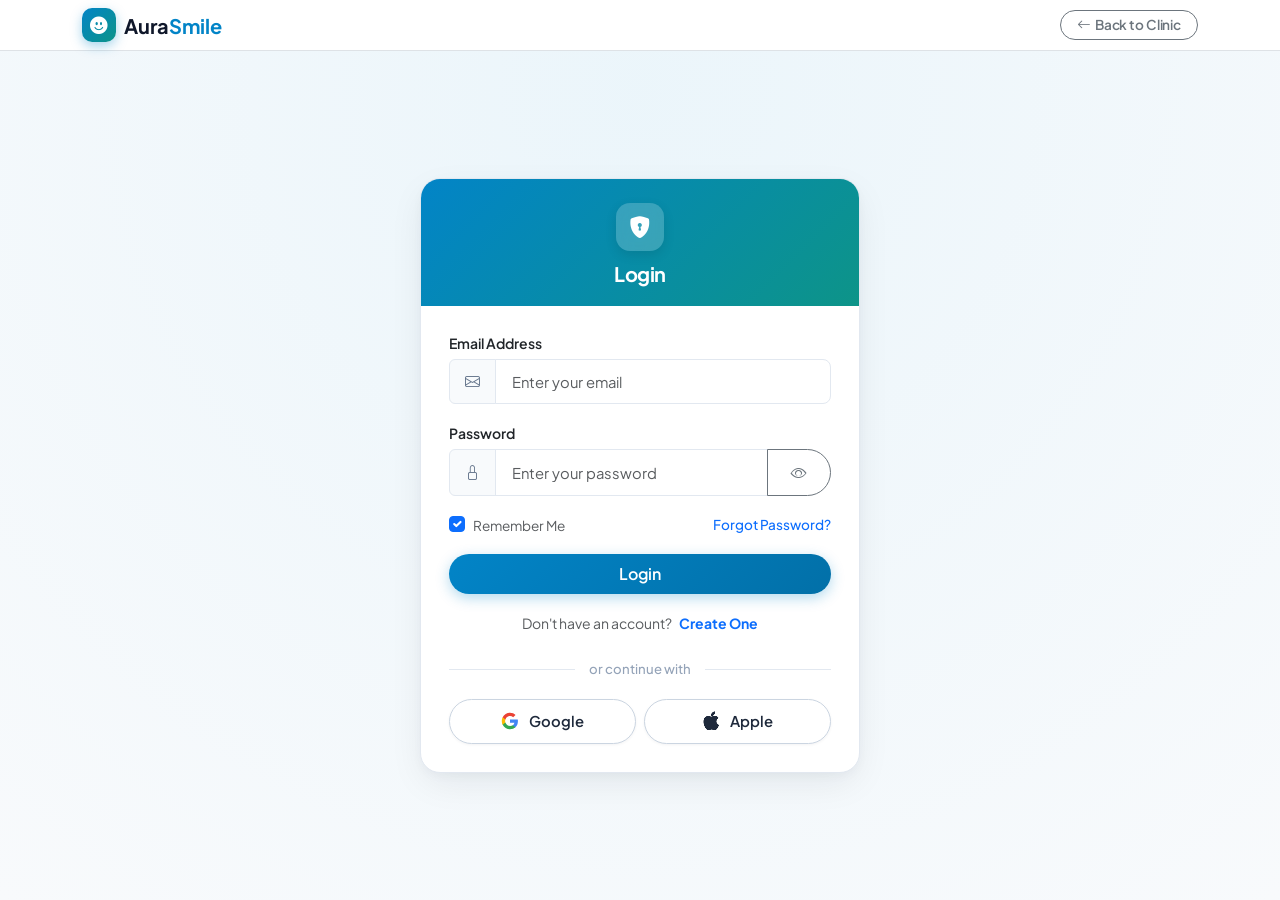
<file: patient-dashboard.html>
<!DOCTYPE html>
<html lang="en">
<head>
  <meta charset="UTF-8">
  <meta name="viewport" content="width=device-width, initial-scale=1.0">
  <title>Patient Portal Dashboard | AuraSmile Orthodontics</title>
  <meta name="description" content="Manage your braces adjustment appointments, track 3D treatment progress, and view installment payments in your AuraSmile patient portal.">

  <!-- Google Fonts -->
  <link rel="preconnect" href="https://fonts.googleapis.com">
  <link rel="preconnect" href="https://fonts.gstatic.com" crossorigin>
  <link href="https://fonts.googleapis.com/css2?family=Plus+Jakarta+Sans:wght@400;500;600;700;800&display=swap" rel="stylesheet">

  <!-- Bootstrap 5.3.3 CSS -->
  <link href="https://cdn.jsdelivr.net/npm/bootstrap@5.3.3/dist/css/bootstrap.min.css" rel="stylesheet">
  <!-- Bootstrap Icons 1.11.3 -->
  <link rel="stylesheet" href="https://cdn.jsdelivr.net/npm/bootstrap-icons@1.11.3/font/bootstrap-icons.min.css">
  
  <link rel="stylesheet" href="css/style.css">
  <link rel="stylesheet" href="css/dashboard.css">
</head>
<body>

  <!-- Demo Notice Top Banner -->
  <div class="demo-banner-top">
    <i class="bi bi-info-circle-fill me-1"></i> <strong>Patient Portal Demo Mode:</strong> All appointment schedules, payments, and photos are simulated in your browser's local storage.
  </div>

  <div class="dashboard-wrapper">
    <!-- Sidebar Navigation -->
    <aside class="dashboard-sidebar">
      <div class="sidebar-header">
        <a href="index.html" class="sidebar-brand">
          <div class="brand-icon">
            <i class="bi bi-emoji-smile-fill"></i>
          </div>
          <div>
            <span class="d-block fw-bold lh-1 text-white">AuraSmile</span>
            <small class="text-teal" style="font-size: 0.68rem; text-transform: uppercase; letter-spacing: 0.05em; color: #2dd4bf;">Patient Portal</small>
          </div>
        </a>
      </div>

      <ul class="sidebar-menu">
        <li class="sidebar-heading">Navigation</li>
        <li class="sidebar-item">
          <a href="#overview" class="sidebar-link active" data-section="overview">
            <i class="bi bi-grid-1x2-fill"></i>
            <span>Overview</span>
          </a>
        </li>
        <li class="sidebar-item">
          <a href="#appointments" class="sidebar-link" data-section="appointments">
            <i class="bi bi-calendar2-week-fill"></i>
            <span>Appointments</span>
          </a>
        </li>
        <li class="sidebar-item">
          <a href="#treatment" class="sidebar-link" data-section="treatment">
            <i class="bi bi-camera-fill"></i>
            <span>Treatment & Photos</span>
          </a>
        </li>
        <li class="sidebar-item">
          <a href="#billing" class="sidebar-link" data-section="billing">
            <i class="bi bi-credit-card-fill"></i>
            <span>Installments & Billing</span>
          </a>
        </li>
        <li class="sidebar-item">
          <a href="#profile" class="sidebar-link" data-section="profile">
            <i class="bi bi-person-fill-gear"></i>
            <span>My Profile</span>
          </a>
        </li>

        <li class="sidebar-heading mt-3">Clinic Support</li>
        <li class="sidebar-item">
          <a href="contact.html" class="sidebar-link" target="_blank">
            <i class="bi bi-telephone-fill"></i>
            <span>Call Reception</span>
          </a>
        </li>
        <li class="sidebar-item">
          <a href="index.html" class="sidebar-link">
            <i class="bi bi-house-door-fill"></i>
            <span>Clinic Website</span>
          </a>
        </li>
      </ul>

      <div class="sidebar-footer">
        <div class="user-mini-profile">
          <img src="https://images.unsplash.com/photo-1534528741775-53994a69daeb?auto=format&fit=crop&w=150&q=80" alt="Patient Avatar" class="user-mini-avatar">
          <div class="user-mini-info">
            <div class="user-mini-name" id="dashUserMiniName">Emily Carter</div>
            <div class="user-mini-role text-muted small" id="dashUserMiniEmail">emily@aurasmile.demo</div>
          </div>
        </div>
        <button class="btn btn-sm btn-outline-danger w-100 mt-3 d-flex align-items-center justify-content-center gap-2" onclick="handleLogout()">
          <i class="bi bi-box-arrow-right"></i> Sign Out
        </button>
      </div>
    </aside>

    <!-- Main Content Area -->
    <main class="dashboard-main">
      <!-- Topbar Header -->
      <header class="dashboard-topbar">
        <div class="topbar-left">
          <button class="sidebar-toggle-btn" onclick="toggleMobileSidebar()" aria-label="Toggle Navigation">
            <i class="bi bi-list"></i>
          </button>
          <h1 class="dashboard-page-title" id="dashCurrentPageTitle">Patient Dashboard Overview</h1>
        </div>

        <div class="topbar-right">
          <button class="btn btn-sm btn-primary d-none d-sm-inline-flex align-items-center gap-1" onclick="openPatientBookModal()">
            <i class="bi bi-calendar-plus"></i>
            <span>Book Adjustment</span>
          </button>
          <div class="btn-icon-topbar" title="Notifications">
            <i class="bi bi-bell"></i>
            <span class="notification-badge"></span>
          </div>
        </div>
      </header>

      <!-- Dashboard Body Content -->
      <div class="dashboard-content">
        
        <!-- ========================================== -->
        <!-- SECTION 1: OVERVIEW -->
        <!-- ========================================== -->
        <section id="section-overview" class="dashboard-section">
          <!-- Personalized Welcome Banner -->
          <div class="welcome-banner">
            <div class="row align-items-center">
              <div class="col-lg-8">
                <h2>Welcome Back, <span id="dashWelcomeName">Emily</span>! 👋</h2>
                <p id="dashWelcomeTreatmentDesc">
                  Clear Aligners (Invisalign) • Supervised by Dr. Marcus Vance
                </p>
                <div class="d-flex flex-wrap gap-2">
                  <button class="btn btn-white btn-sm" onclick="openPatientBookModal()">
                    <i class="bi bi-calendar-plus me-1 text-primary"></i> Schedule Next Visit
                  </button>
                  <button class="btn btn-teal btn-sm" onclick="switchSection('treatment')">
                    <i class="bi bi-images me-1"></i> View Smile Progress Photos
                  </button>
                  <button class="btn btn-outline-light btn-sm" onclick="switchSection('billing')">
                    <i class="bi bi-receipt me-1"></i> View Installments
                  </button>
                </div>
              </div>
              <div class="col-lg-4 d-none d-lg-block text-end">
                <div class="badge bg-white text-dark shadow-sm p-3 text-start border">
                  <div class="small text-muted fw-bold text-uppercase">Wear Compliance Score</div>
                  <div class="fs-4 fw-bold text-success">96% Excellent</div>
                  <div class="small text-secondary">Target: 22 Hours/Day</div>
                </div>
              </div>
            </div>
          </div>

          <!-- 4 Metric Stat Cards -->
          <div class="row g-3 mb-4">
            <!-- Next Appointment -->
            <div class="col-sm-6 col-xl-3">
              <div class="stat-card">
                <div>
                  <div class="stat-card-label">Next Appointment</div>
                  <div class="stat-card-value text-primary" id="statNextAptVal">Nov 14</div>
                  <p class="stat-card-desc" id="statNextAptSub">10:30 AM (Tray Progress)</p>
                </div>
                <div class="stat-card-icon stat-icon-blue">
                  <i class="bi bi-calendar-check"></i>
                </div>
              </div>
            </div>

            <!-- Treatment Progress -->
            <div class="col-sm-6 col-xl-3">
              <div class="stat-card">
                <div>
                  <div class="stat-card-label">Treatment Progress</div>
                  <div class="stat-card-value text-success" id="statProgressVal">50%</div>
                  <p class="stat-card-desc" id="statProgressSub">Stage 3 of 5 (Expansion)</p>
                </div>
                <div class="stat-card-icon stat-icon-green">
                  <i class="bi bi-graph-up-arrow"></i>
                </div>
              </div>
            </div>

            <!-- Tray / Bracket Status -->
            <div class="col-sm-6 col-xl-3">
              <div class="stat-card">
                <div>
                  <div class="stat-card-label">Aligner Tray Active</div>
                  <div class="stat-card-value text-teal" id="statTrayVal">Tray 12 / 24</div>
                  <p class="stat-card-desc" id="statTraySub">Wear goal: 22 hrs/day</p>
                </div>
                <div class="stat-card-icon stat-icon-teal">
                  <i class="bi bi-shield-check"></i>
                </div>
              </div>
            </div>

            <!-- Pending Installment -->
            <div class="col-sm-6 col-xl-3">
              <div class="stat-card">
                <div>
                  <div class="stat-card-label">Pending Installment</div>
                  <div class="stat-card-value text-amber" id="statPendingAmount">$500</div>
                  <p class="stat-card-desc" id="statPendingDue">Due by Nov 30, 2026</p>
                </div>
                <div class="stat-card-icon stat-icon-amber">
                  <i class="bi bi-wallet2"></i>
                </div>
              </div>
            </div>
          </div>

          <!-- Overview Row: Appointments & Quick Progress -->
          <div class="row g-4">
            <div class="col-lg-7">
              <div class="dash-card">
                <div class="dash-card-header">
                  <h4 class="dash-card-title"><i class="bi bi-calendar-event text-primary"></i>Upcoming Visits</h4>
                  <a href="#appointments" class="small fw-bold" onclick="switchSection('appointments')">View All</a>
                </div>
                <div class="dash-card-body p-3" id="overviewAppointmentsList">
                  <!-- Populated dynamically -->
                </div>
              </div>
            </div>

            <div class="col-lg-5">
              <div class="dash-card">
                <div class="dash-card-header">
                  <h4 class="dash-card-title"><i class="bi bi-activity text-success"></i>Treatment Journey</h4>
                  <a href="#treatment" class="small fw-bold" onclick="switchSection('treatment')">Photo Gallery</a>
                </div>
                <div class="dash-card-body">
                  <div class="d-flex justify-content-between small text-muted mb-1">
                    <span>Overall Alignment</span>
                    <strong class="text-dark">50% Completed</strong>
                  </div>
                  <div class="progress mb-3" style="height: 10px;">
                    <div class="progress-bar bg-success" style="width: 50%;"></div>
                  </div>
                  <div class="p-3 bg-light rounded-3 border small">
                    <div class="fw-bold text-dark mb-1"><i class="bi bi-chat-left-text text-primary me-1"></i>Doctor's Latest Note:</div>
                    <p class="text-secondary mb-0">"Excellent aligner compliance. Minor gap closure on upper incisors progressing ahead of schedule. Delivered Trays 11 through 14."</p>
                  </div>
                </div>
              </div>
            </div>
          </div>
        </section>

        <!-- ========================================== -->
        <!-- SECTION 2: APPOINTMENT MANAGEMENT -->
        <!-- ========================================== -->
        <section id="section-appointments" class="dashboard-section d-none">
          <div class="dash-card">
            <div class="dash-card-header">
              <div>
                <h4 class="dash-card-title"><i class="bi bi-calendar2-check text-primary"></i>My Orthodontic Appointments</h4>
                <p class="small text-muted mb-0">Book routine adjustments, tray checkups, or reschedule upcoming visits</p>
              </div>
              <button class="btn btn-primary btn-sm" onclick="openPatientBookModal()">
                <i class="bi bi-plus-lg me-1"></i> Book New Appointment
              </button>
            </div>
            <div class="dash-card-body" id="patientAppointmentsContainer">
              <!-- Populated by JS -->
            </div>
          </div>
        </section>

        <!-- ========================================== -->
        <!-- SECTION 3: TREATMENT PROGRESS & PHOTOS -->
        <!-- ========================================== -->
        <section id="section-treatment" class="dashboard-section d-none">
          <!-- Timeline & Stage Card -->
          <div class="dash-card">
            <div class="dash-card-header">
              <div>
                <h4 class="dash-card-title"><i class="bi bi-bar-chart-steps text-primary"></i>Visual Treatment Stages & Timeline</h4>
                <p class="small text-muted mb-0">Track biological movement and scheduled appliance transitions</p>
              </div>
              <span class="badge bg-success-subtle text-success border px-3 py-1 fw-bold" id="treatmentProgressPercentBadge">50% Complete</span>
            </div>
            <div class="dash-card-body">
              <div class="d-flex justify-content-between text-muted small mb-2">
                <div>Started: <strong class="text-dark" id="treatmentStartDate">May 10, 2026</strong></div>
                <div>Current Stage: <strong class="text-primary" id="treatmentCurrentStageName">Stage 3 of 5</strong></div>
                <div>Estimated Finish: <strong class="text-dark" id="treatmentTargetDate">May 10, 2027</strong></div>
              </div>

              <!-- Overall Bar -->
              <div class="progress mb-4" style="height: 12px;">
                <div class="progress-bar bg-primary" id="treatmentProgressBar" style="width: 50%;"></div>
              </div>

              <!-- 5-Step Visual Node Timeline -->
              <div class="treatment-timeline">
                <div class="treatment-timeline-fill" style="width: 50%;"></div>
                
                <div class="timeline-step completed">
                  <div class="timeline-node"><i class="bi bi-check-lg"></i></div>
                  <div class="timeline-step-title">Stage 1</div>
                  <div class="timeline-step-date">3D Scan & Attachments</div>
                </div>

                <div class="timeline-step completed">
                  <div class="timeline-node"><i class="bi bi-check-lg"></i></div>
                  <div class="timeline-step-title">Stage 2</div>
                  <div class="timeline-step-date">Leveling & Alignment</div>
                </div>

                <div class="timeline-step active">
                  <div class="timeline-node">3</div>
                  <div class="timeline-step-title">Stage 3 (Current)</div>
                  <div class="timeline-step-date">Arch Expansion</div>
                </div>

                <div class="timeline-step">
                  <div class="timeline-node">4</div>
                  <div class="timeline-step-title">Stage 4</div>
                  <div class="timeline-step-date">Bite Settling</div>
                </div>

                <div class="timeline-step">
                  <div class="timeline-node">5</div>
                  <div class="timeline-step-title">Stage 5</div>
                  <div class="timeline-step-date">Retainer Fit</div>
                </div>
              </div>

              <div class="alert alert-warning py-2 px-3 small border-0 bg-warning-subtle text-dark rounded-3 mt-4">
                <i class="bi bi-info-circle-fill me-1 text-warning"></i>
                <strong>Notice:</strong> Treatment stage percentages and timeline projections are visual approximations for patient convenience and do not represent a clinically measured result. Your orthodontist assesses tooth root biology and occlusion at each physical visit.
              </div>
            </div>
          </div>

          <!-- Before & After Photo Comparison -->
          <div class="dash-card">
            <div class="dash-card-header">
              <div>
                <h4 class="dash-card-title"><i class="bi bi-camera-fill text-primary"></i>Smile Transformation Photo Gallery</h4>
                <p class="small text-muted mb-0">Compare initial diagnostic photo with current progress and simulated outcome</p>
              </div>
              <div class="btn-group btn-group-sm">
                <button class="btn btn-primary btn-smile-photo-tab" data-view="split" onclick="switchSmilePhotoTab('split')">Side-by-Side</button>
                <button class="btn btn-outline-primary btn-smile-photo-tab" data-view="projected" onclick="switchSmilePhotoTab('projected')">Projected Finish</button>
              </div>
            </div>
            <div class="dash-card-body">
              <!-- Side-by-Side View -->
              <div id="viewCard-split" class="smile-photo-view-card">
                <div class="row g-4 text-center">
                  <div class="col-md-6">
                    <div class="border rounded-4 p-2 bg-light shadow-sm">
                      <div class="rounded-3 overflow-hidden position-relative" style="height: 300px;">
                        <span class="ba-tag before">Before: Initial Crowding</span>
                        <img id="photoSmileBefore" src="https://images.unsplash.com/photo-1598256989800-fe5f95da9787?auto=format&fit=crop&w=700&q=80" alt="Smile Before" class="w-100 h-100 object-fit-cover">
                      </div>
                      <div class="mt-2 fw-bold text-dark small">Diagnostic Day (May 2026)</div>
                    </div>
                  </div>
                  <div class="col-md-6">
                    <div class="border rounded-4 p-2 bg-light shadow-sm">
                      <div class="rounded-3 overflow-hidden position-relative" style="height: 300px;">
                        <span class="ba-tag after">Current: Month 6</span>
                        <img id="photoSmileCurrent" src="https://images.unsplash.com/photo-1588776814546-1ffcf47267a5?auto=format&fit=crop&w=700&q=80" alt="Smile Current" class="w-100 h-100 object-fit-cover">
                      </div>
                      <div class="mt-2 fw-bold text-success small">Current Progress (Tray 12 of 24)</div>
                    </div>
                  </div>
                </div>
              </div>

              <!-- Projected Outcome View -->
              <div id="viewCard-projected" class="smile-photo-view-card d-none">
                <div class="row justify-content-center text-center">
                  <div class="col-md-8">
                    <div class="border rounded-4 p-3 bg-light shadow-sm">
                      <div class="rounded-3 overflow-hidden position-relative" style="height: 340px;">
                        <span class="ba-tag after">ClinCheck 3D Simulated Outcome</span>
                        <img id="photoSmileProjected" src="https://images.unsplash.com/photo-1573496359142-b8d87734a5a2?auto=format&fit=crop&w=700&q=80" alt="Smile Projected" class="w-100 h-100 object-fit-cover">
                      </div>
                      <div class="mt-3">
                        <h6 class="fw-bold text-dark mb-1">Target Smile Symmetry & Arch Contouring</h6>
                        <p class="small text-muted mb-0">Calculated by Dr. Marcus Vance based on 3D intraoral digital impressions.</p>
                      </div>
                    </div>
                  </div>
                </div>
              </div>
            </div>
          </div>

          <!-- Doctor Clinical Notes -->
          <div class="dash-card">
            <div class="dash-card-header">
              <h4 class="dash-card-title"><i class="bi bi-journal-medical text-primary"></i>Orthodontist Clinical Notes Log</h4>
            </div>
            <div class="dash-card-body" id="treatmentDoctorNotesList">
              <!-- Populated by JS -->
            </div>
          </div>
        </section>

        <!-- ========================================== -->
        <!-- SECTION 4: PAYMENT & INSTALLMENTS -->
        <!-- ========================================== -->
        <section id="section-billing" class="dashboard-section d-none">
          <!-- Financial Balance Summary Card -->
          <div class="dash-card">
            <div class="dash-card-header">
              <h4 class="dash-card-title"><i class="bi bi-wallet2 text-primary"></i>Orthodontic Payment & Installment Summary</h4>
              <span class="badge bg-light text-primary border px-3 py-1">0% Interest Financing</span>
            </div>
            <div class="dash-card-body">
              <div class="row g-4 text-center">
                <div class="col-md-4 border-end">
                  <div class="text-muted small fw-bold text-uppercase">Total Treatment Cost</div>
                  <div class="fs-2 fw-bold text-dark" id="finTotalCost">$4,200</div>
                  <small class="text-muted">All-inclusive care & retainers</small>
                </div>
                <div class="col-md-4 border-end">
                  <div class="text-muted small fw-bold text-uppercase">Amount Paid To Date</div>
                  <div class="fs-2 fw-bold text-success" id="finAmountPaid">$2,700</div>
                  <small class="text-muted">Processed through portal</small>
                </div>
                <div class="col-md-4">
                  <div class="text-muted small fw-bold text-uppercase">Remaining Balance</div>
                  <div class="fs-2 fw-bold text-primary" id="finRemainingBalance">$1,500</div>
                  <small class="text-muted">Distributed across installments</small>
                </div>
              </div>

              <div class="installment-progress-bar mt-4">
                <div class="installment-progress-fill" id="finProgressBar" style="width: 64%;"></div>
              </div>
            </div>
          </div>

          <!-- Installment Schedule Table -->
          <div class="dash-card">
            <div class="dash-card-header">
              <h4 class="dash-card-title"><i class="bi bi-calendar3 text-primary"></i>Scheduled Installments</h4>
              <small class="text-muted">Simulated payments update your local balance immediately</small>
            </div>
            <div class="table-responsive">
              <table class="table align-middle mb-0">
                <thead class="table-light">
                  <tr>
                    <th>Installment #</th>
                    <th>Description</th>
                    <th>Amount</th>
                    <th>Status</th>
                    <th>Payment Method</th>
                    <th class="text-end pe-4">Action</th>
                  </tr>
                </thead>
                <tbody id="installmentsTableBody">
                  <!-- Populated by JS -->
                </tbody>
              </table>
            </div>
          </div>
        </section>

        <!-- ========================================== -->
        <!-- SECTION 5: PATIENT PROFILE -->
        <!-- ========================================== -->
        <section id="section-profile" class="dashboard-section d-none">
          <div class="dash-card">
            <div class="dash-card-header">
              <h4 class="dash-card-title"><i class="bi bi-person-circle text-primary"></i>Edit Patient Information</h4>
              <small class="text-muted">Keep your contact and emergency details updated</small>
            </div>
            <div class="dash-card-body">
              <form id="profileForm" onsubmit="handleProfileUpdate(event)">
                <div class="row g-3">
                  <div class="col-md-6">
                    <label class="form-label" for="profileFullName">Full Name *</label>
                    <input type="text" id="profileFullName" class="form-control" required>
                  </div>
                  <div class="col-md-6">
                    <label class="form-label" for="profileEmail">Email Address (Login ID)</label>
                    <input type="email" id="profileEmail" class="form-control bg-light" readonly>
                  </div>
                  <div class="col-md-6">
                    <label class="form-label" for="profilePhone">Phone Number *</label>
                    <input type="tel" id="profilePhone" class="form-control" required>
                  </div>
                  <div class="col-md-6">
                    <label class="form-label" for="profileDob">Date of Birth</label>
                    <input type="date" id="profileDob" class="form-control">
                  </div>
                  <div class="col-12">
                    <label class="form-label" for="profileAddress">Mailing Address</label>
                    <input type="text" id="profileAddress" class="form-control">
                  </div>
                  <div class="col-md-6">
                    <label class="form-label" for="profileEmergency">Emergency Contact Details</label>
                    <input type="text" id="profileEmergency" class="form-control">
                  </div>
                  <div class="col-md-6">
                    <label class="form-label" for="profileAllergies">Known Allergies / Medical Notes</label>
                    <input type="text" id="profileAllergies" class="form-control">
                  </div>
                </div>

                <div class="mt-4 d-flex justify-content-end">
                  <button type="submit" class="btn btn-primary px-4">
                    <i class="bi bi-check2 me-1"></i> Save Profile Changes
                  </button>
                </div>
              </form>
            </div>
          </div>
        </section>

      </div>
    </main>
  </div>

  <!-- ========================================== -->
  <!-- MODALS -->
  <!-- ========================================== -->

  <!-- Book Adjustment Appointment Modal -->
  <div class="modal fade" id="patientBookAdjustmentModal" tabindex="-1" aria-hidden="true">
    <div class="modal-dialog modal-dialog-centered modal-lg">
      <div class="modal-content">
        <div class="modal-header bg-clinic-primary">
          <h5 class="modal-title fw-bold text-white"><i class="bi bi-calendar2-plus me-2"></i>Schedule Your Orthodontic Visit</h5>
          <button type="button" class="btn-close" data-bs-dismiss="modal" aria-label="Close"></button>
        </div>
        <div class="modal-body p-4">
          <form id="patientBookForm" onsubmit="handlePatientBookSubmit(event)">
            <div class="row g-3">
              <div class="col-md-6">
                <label class="form-label">Appointment Category *</label>
                <select id="patientBookCategory" class="form-select" required>
                  <option value="Routine Aligner Progress & New Trays">Routine Aligner Progress & New Trays</option>
                  <option value="Braces Wire Change / Tightening">Braces Wire Change / Tightening</option>
                  <option value="Attachment Review / Interproximal Check">Attachment Review / Interproximal Check</option>
                  <option value="Emergency Wire Clip / Bracket Repair">Emergency Wire Clip / Bracket Repair</option>
                  <option value="Retainer Delivery & Final Scan">Retainer Delivery & Final Scan</option>
                </select>
              </div>
              <div class="col-md-6">
                <label class="form-label">Attending Orthodontist *</label>
                <select id="patientBookDoctor" class="form-select" required>
                  <!-- Populated by JS -->
                </select>
              </div>
              <div class="col-md-6">
                <label class="form-label">Preferred Date *</label>
                <input type="date" id="patientBookDate" class="form-control" required>
              </div>
              <div class="col-md-6">
                <label class="form-label">Preferred Time Slot *</label>
                <select id="patientBookTime" class="form-select" required>
                  <option value="09:00 AM">09:00 AM (Morning)</option>
                  <option value="10:30 AM" selected>10:30 AM (Morning)</option>
                  <option value="11:45 AM">11:45 AM (Morning)</option>
                  <option value="02:00 PM">02:00 PM (Afternoon)</option>
                  <option value="03:30 PM">03:30 PM (Afternoon)</option>
                  <option value="05:00 PM">05:00 PM (Late Afternoon)</option>
                </select>
              </div>
              <div class="col-12">
                <label class="form-label">Visit Notes or Symptoms (Optional)</label>
                <textarea id="patientBookNotes" class="form-control" rows="2" placeholder="e.g. Broken elastic, slight soreness on tooth 4, ready for Tray 13..."></textarea>
              </div>
            </div>
            <div class="mt-4 d-flex justify-content-end gap-2">
              <button type="button" class="btn btn-outline-secondary" data-bs-dismiss="modal">Cancel</button>
              <button type="submit" class="btn btn-primary px-4">Confirm Booking</button>
            </div>
          </form>
        </div>
      </div>
    </div>
  </div>

  <!-- Reschedule Appointment Modal -->
  <div class="modal fade" id="rescheduleModal" tabindex="-1" aria-hidden="true">
    <div class="modal-dialog modal-dialog-centered">
      <div class="modal-content">
        <div class="modal-header bg-light">
          <h5 class="modal-title fw-bold text-dark"><i class="bi bi-calendar-event me-2 text-primary"></i>Reschedule Appointment</h5>
          <button type="button" class="btn-close" data-bs-dismiss="modal" aria-label="Close"></button>
        </div>
        <div class="modal-body p-4">
          <p class="small text-muted mb-3" id="rescheduleAptInfo">Appointment info</p>
          <form id="rescheduleForm" onsubmit="handleRescheduleSubmit(event)">
            <div class="mb-3">
              <label class="form-label">New Appointment Date *</label>
              <input type="date" id="rescheduleNewDate" class="form-control" required>
            </div>
            <div class="mb-3">
              <label class="form-label">New Time Slot *</label>
              <select id="rescheduleNewTime" class="form-select" required>
                <option value="09:00 AM">09:00 AM</option>
                <option value="10:30 AM">10:30 AM</option>
                <option value="11:45 AM">11:45 AM</option>
                <option value="02:00 PM">02:00 PM</option>
                <option value="03:30 PM">03:30 PM</option>
                <option value="05:00 PM">05:00 PM</option>
              </select>
            </div>
            <div class="mb-3">
              <label class="form-label">Reason for Reschedule</label>
              <input type="text" id="rescheduleReason" class="form-control" placeholder="Work conflict, travel, etc.">
            </div>
            <div class="d-flex justify-content-end gap-2">
              <button type="button" class="btn btn-outline-secondary" data-bs-dismiss="modal">Close</button>
              <button type="submit" class="btn btn-primary">Confirm New Time</button>
            </div>
          </form>
        </div>
      </div>
    </div>
  </div>

  <!-- Simulated Payment Modal -->
  <div class="modal fade" id="simulatedPaymentModal" tabindex="-1" aria-hidden="true">
    <div class="modal-dialog modal-dialog-centered">
      <div class="modal-content">
        <div class="modal-header bg-clinic-primary">
          <h5 class="modal-title fw-bold text-white"><i class="bi bi-credit-card me-2"></i>Simulate Installment Payment</h5>
          <button type="button" class="btn-close" data-bs-dismiss="modal" aria-label="Close"></button>
        </div>
        <div class="modal-body p-4">
          <div class="d-flex justify-content-between align-items-center p-3 bg-light rounded-3 mb-3 border">
            <div>
              <span class="badge bg-secondary font-monospace" id="payModalInstallmentId">INST-105</span>
              <div class="fw-bold text-dark mt-1" id="payModalDesc">Installment Description</div>
            </div>
            <div class="fs-4 fw-bold text-primary" id="payModalAmount">$500.00</div>
          </div>

          <form id="simulatedPayForm" onsubmit="handleSimulatedPaymentSubmit(event)">
            <div class="mb-3">
              <label class="form-label">Cardholder Name</label>
              <input type="text" class="form-control" value="Emily Carter" required>
            </div>
            <div class="mb-3">
              <label class="form-label">Simulated Card Number</label>
              <div class="input-group">
                <span class="input-group-text bg-light"><i class="bi bi-credit-card-2-back"></i></span>
                <input type="text" class="form-control font-monospace" value="4532 •••• •••• 9104" readonly>
              </div>
            </div>
            <div class="row g-2 mb-3">
              <div class="col-6">
                <label class="form-label">Expiry</label>
                <input type="text" class="form-control" value="08/28" readonly>
              </div>
              <div class="col-6">
                <label class="form-label">CVV Demo</label>
                <input type="password" class="form-control" value="882" maxlength="4" required>
              </div>
            </div>
            <div class="small text-muted mb-3">
              <i class="bi bi-shield-lock-fill text-success me-1"></i> Simulated payment gateway with 256-bit demo tokenization.
            </div>
            <button type="submit" class="btn btn-primary w-100 py-2">
              <i class="bi bi-lock-fill me-1"></i> Authorize Demo Payment
            </button>
          </form>
        </div>
      </div>
    </div>
  </div>

  <!-- Official Receipt Modal -->
  <div class="modal fade" id="receiptModal" tabindex="-1" aria-hidden="true">
    <div class="modal-dialog modal-dialog-centered modal-lg">
      <div class="modal-content">
        <div class="modal-header bg-light">
          <h5 class="modal-title fw-bold text-dark"><i class="bi bi-receipt me-2 text-primary"></i>Official Payment Receipt</h5>
          <button type="button" class="btn-close" data-bs-dismiss="modal" aria-label="Close"></button>
        </div>
        <div class="modal-body p-4" id="receiptModalContentContainer">
          <!-- Populated by JS -->
        </div>
        <div class="modal-footer bg-light border-top">
          <button type="button" class="btn btn-outline-secondary" data-bs-dismiss="modal">Close</button>
          <button type="button" class="btn btn-primary" onclick="printReceipt()">
            <i class="bi bi-printer me-1"></i> Print / Save PDF
          </button>
        </div>
      </div>
    </div>
  </div>

  <!-- Scripts -->
  <script src="https://cdn.jsdelivr.net/npm/bootstrap@5.3.3/dist/js/bootstrap.bundle.min.js"></script>
  <script src="js/main.js"></script>
  <script src="js/auth.js"></script>
  <script src="js/appointments.js"></script>
  <script src="js/patient-dashboard.js"></script>
</body>
</html>
</file>
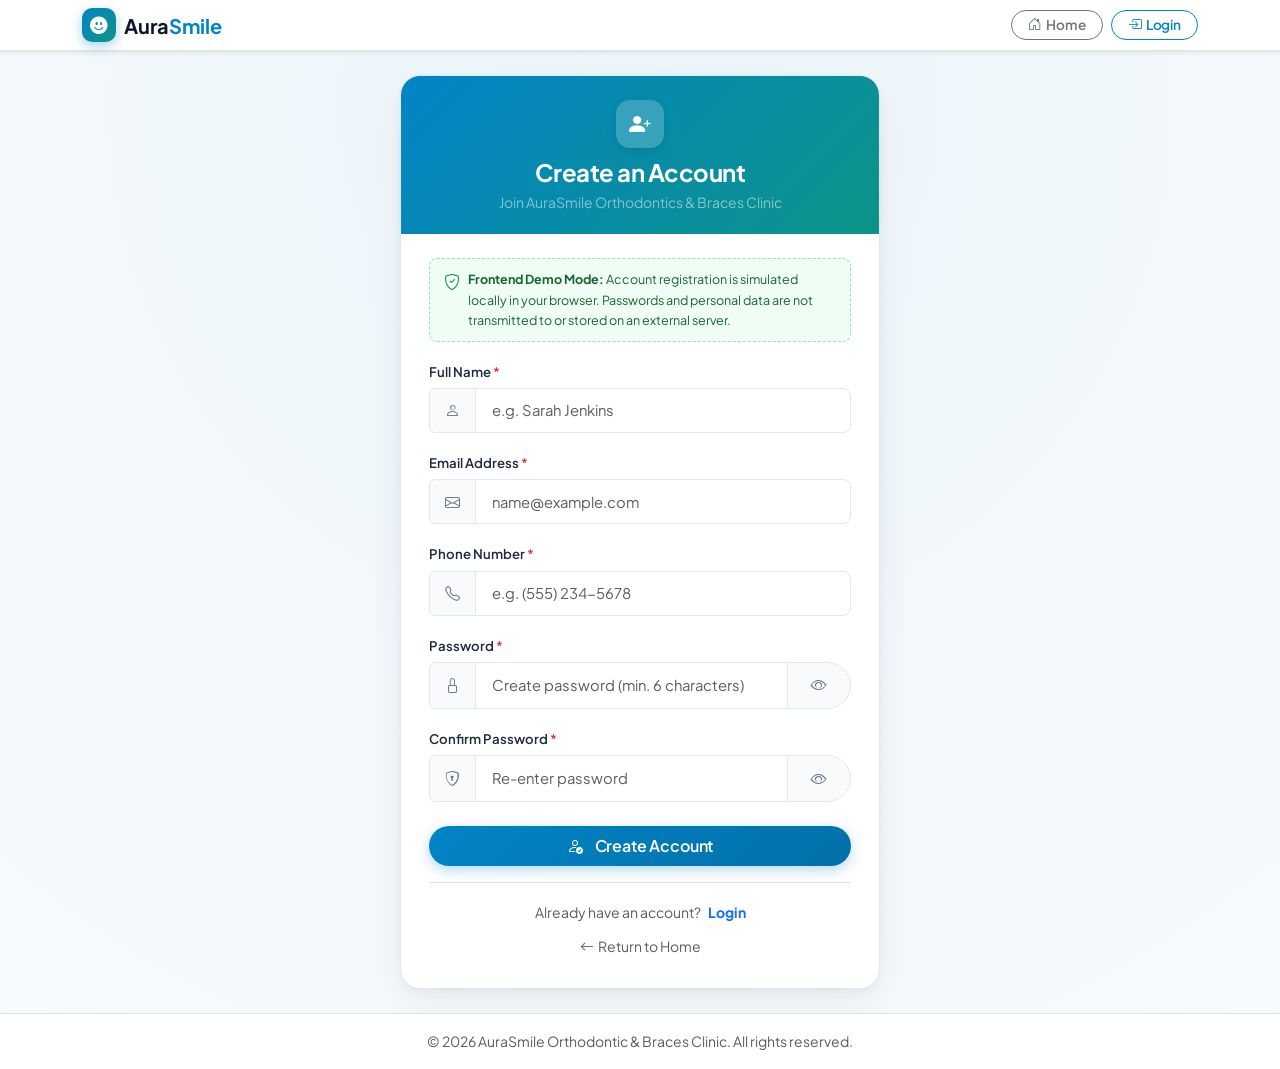
<file: register.html>
<!DOCTYPE html>
<html lang="en">
<head>
  <meta charset="UTF-8">
  <meta name="viewport" content="width=device-width, initial-scale=1.0">
  <title>Create Account | AuraSmile Orthodontics & Braces Clinic</title>
  <meta name="description" content="Register for AuraSmile Orthodontic Clinic. Join our digital patient portal to track clear aligner progress, dental appointments, and treatment plans.">

  <!-- Google Fonts: Plus Jakarta Sans -->
  <link rel="preconnect" href="https://fonts.googleapis.com">
  <link rel="preconnect" href="https://fonts.gstatic.com" crossorigin>
  <link href="https://fonts.googleapis.com/css2?family=Plus+Jakarta+Sans:wght@400;500;600;700;800&display=swap" rel="stylesheet">

  <!-- Bootstrap 5.3.3 CSS -->
  <link href="https://cdn.jsdelivr.net/npm/bootstrap@5.3.3/dist/css/bootstrap.min.css" rel="stylesheet">
  <!-- Bootstrap Icons 1.11.3 -->
  <link rel="stylesheet" href="https://cdn.jsdelivr.net/npm/bootstrap-icons@1.11.3/font/bootstrap-icons.min.css">
  
  <!-- Clinic Stylesheet -->
  <link rel="stylesheet" href="css/style.css">
  
  <style>
    .auth-page-wrapper {
      min-height: 100vh;
      display: flex;
      flex-direction: column;
      background: radial-gradient(circle at 50% 10%, rgba(2, 132, 199, 0.08) 0%, #f8fafc 100%);
    }

    .auth-card {
      max-width: 480px;
      width: 100%;
      margin: 0 auto;
      border: 1px solid var(--border-color);
      border-radius: var(--radius-lg);
      box-shadow: 0 12px 36px -4px rgba(15, 23, 42, 0.08), 0 4px 12px -2px rgba(15, 23, 42, 0.04);
      overflow: hidden;
      background: #ffffff;
    }

    .auth-card-header {
      background: linear-gradient(135deg, var(--primary-color) 0%, var(--secondary-color) 100%);
      padding: 1.5rem 1.75rem 1.25rem;
      text-align: center;
      color: #ffffff;
    }

    .auth-icon-badge {
      width: 48px;
      height: 48px;
      border-radius: 14px;
      background: rgba(255, 255, 255, 0.2);
      backdrop-filter: blur(8px);
      display: inline-flex;
      align-items: center;
      justify-content: center;
      font-size: 1.35rem;
      color: #ffffff;
      margin-bottom: 0.65rem;
      box-shadow: 0 4px 12px rgba(0, 0, 0, 0.1);
    }

    .auth-card-body {
      padding: 1.5rem 1.75rem 1.75rem;
    }

    .form-control, .input-group-text {
      padding: 0.65rem 0.95rem;
      font-size: 0.925rem;
    }

    .input-group-text {
      background-color: #f8fafc;
      border-color: var(--border-color);
      color: #64748b;
    }

    .form-label {
      font-size: 0.825rem;
      font-weight: 600;
      color: #1e293b;
      margin-bottom: 0.35rem;
    }

    .btn-password-toggle {
      border-color: var(--border-color);
      color: #64748b;
      background-color: #f8fafc;
      transition: all 0.2s ease;
    }

    .btn-password-toggle:hover {
      background-color: #e2e8f0;
      color: var(--primary-color);
      border-color: var(--border-color);
    }

    .form-control.is-invalid ~ .btn-password-toggle {
      border-color: #dc3545;
    }

    .demo-disclaimer {
      font-size: 0.785rem;
      background-color: #f0fdf4;
      border: 1px dashed #86efac;
      border-radius: var(--radius-sm);
      color: #166534;
      padding: 0.6rem 0.85rem;
    }
  </style>
</head>
<body class="auth-page-wrapper">

  <!-- Top Simple Clinic Navigation Bar -->
  <nav class="navbar navbar-expand navbar-light bg-white border-bottom py-2 sticky-top shadow-sm">
    <div class="container">
      <a class="navbar-brand d-flex align-items-center gap-2 py-0" href="index.html">
        <div class="brand-icon" style="width: 34px; height: 34px; font-size: 1.1rem; border-radius: 10px;">
          <i class="bi bi-emoji-smile-fill"></i>
        </div>
        <div class="brand-text">
          <span class="brand-name fs-5 fw-bold">Aura<span>Smile</span></span>
        </div>
      </a>
      <div class="ms-auto d-flex align-items-center gap-2">
        <a href="index.html" class="btn btn-sm btn-outline-secondary py-1 px-3 d-flex align-items-center gap-1">
          <i class="bi bi-house-door"></i>
          <span>Home</span>
        </a>
        <a href="login.html" class="btn btn-sm btn-outline-primary py-1 px-3 d-flex align-items-center gap-1">
          <i class="bi bi-box-arrow-in-right"></i>
          <span>Login</span>
        </a>
      </div>
    </div>
  </nav>

  <!-- Registration Main Content Section -->
  <main class="container my-auto py-4">
    <div class="auth-card">
      
      <!-- Card Header -->
      <div class="auth-card-header">
        <div class="auth-icon-badge">
          <i class="bi bi-person-plus-fill"></i>
        </div>
        <h1 class="h4 fw-bold mb-1 text-white">Create an Account</h1>
        <p class="mb-0 text-white-50 small">Join AuraSmile Orthodontics & Braces Clinic</p>
      </div>

      <!-- Card Body -->
      <div class="auth-card-body">

        <!-- Top Dynamic Status Alert (Error / Success) -->
        <div id="formAlert" class="alert d-none py-2 px-3 small align-items-start gap-2 mb-3" role="alert">
          <i id="formAlertIcon" class="bi mt-1 flex-shrink-0"></i>
          <div id="formAlertMsg"></div>
        </div>

        <!-- Simulated Frontend Demo Disclaimer -->
        <div class="demo-disclaimer d-flex align-items-start gap-2 mb-3">
          <i class="bi bi-shield-check text-success fs-6 mt-0 flex-shrink-0"></i>
          <div>
            <strong>Frontend Demo Mode:</strong> Account registration is simulated locally in your browser. Passwords and personal data are not transmitted to or stored on an external server.
          </div>
        </div>

        <!-- Registration Form -->
        <form id="registerForm" novalidate onsubmit="handleRegistrationSubmit(event)">
          
          <!-- 1. Full Name -->
          <div class="mb-3">
            <label class="form-label" for="fullName">Full Name <span class="text-danger">*</span></label>
            <div class="input-group has-validation">
              <span class="input-group-text"><i class="bi bi-person"></i></span>
              <input type="text" class="form-control" id="fullName" name="fullName" placeholder="e.g. Sarah Jenkins" autocomplete="name" required>
              <div class="invalid-feedback" id="fullNameFeedback">Please enter your full name.</div>
            </div>
          </div>

          <!-- 2. Email Address -->
          <div class="mb-3">
            <label class="form-label" for="email">Email Address <span class="text-danger">*</span></label>
            <div class="input-group has-validation">
              <span class="input-group-text"><i class="bi bi-envelope"></i></span>
              <input type="email" class="form-control" id="email" name="email" placeholder="name@example.com" autocomplete="email" required>
              <div class="invalid-feedback" id="emailFeedback">Please enter a valid email address.</div>
            </div>
          </div>

          <!-- 3. Phone Number -->
          <div class="mb-3">
            <label class="form-label" for="phone">Phone Number <span class="text-danger">*</span></label>
            <div class="input-group has-validation">
              <span class="input-group-text"><i class="bi bi-telephone"></i></span>
              <input type="tel" class="form-control" id="phone" name="phone" placeholder="e.g. (555) 234-5678" autocomplete="tel" required>
              <div class="invalid-feedback" id="phoneFeedback">Please enter a valid phone number (at least 10 digits).</div>
            </div>
          </div>

          <!-- 4. Password -->
          <div class="mb-3">
            <label class="form-label" for="password">Password <span class="text-danger">*</span></label>
            <div class="input-group has-validation">
              <span class="input-group-text"><i class="bi bi-lock"></i></span>
              <input type="password" class="form-control" id="password" name="password" placeholder="Create password (min. 6 characters)" minlength="6" autocomplete="new-password" required>
              <button type="button" class="btn btn-password-toggle" id="togglePasswordBtn" aria-label="Toggle password visibility">
                <i class="bi bi-eye" id="togglePasswordIcon"></i>
              </button>
              <div class="invalid-feedback" id="passwordFeedback">Password must be at least 6 characters.</div>
            </div>
          </div>

          <!-- 5. Confirm Password -->
          <div class="mb-3">
            <label class="form-label" for="confirmPassword">Confirm Password <span class="text-danger">*</span></label>
            <div class="input-group has-validation">
              <span class="input-group-text"><i class="bi bi-shield-lock"></i></span>
              <input type="password" class="form-control" id="confirmPassword" name="confirmPassword" placeholder="Re-enter password" minlength="6" autocomplete="new-password" required>
              <button type="button" class="btn btn-password-toggle" id="toggleConfirmPasswordBtn" aria-label="Toggle confirm password visibility">
                <i class="bi bi-eye" id="toggleConfirmPasswordIcon"></i>
              </button>
              <div class="invalid-feedback" id="confirmPasswordFeedback">Passwords do not match.</div>
            </div>
          </div>

          <!-- Submit Button -->
          <button type="submit" id="btnCreateAccount" class="btn btn-primary w-100 py-2 fw-semibold mt-2">
            <i class="bi bi-person-check me-1"></i> Create Account
          </button>
        </form>

        <!-- "Already have an account? Login" Link -->
        <div class="text-center pt-3 mt-3 border-top">
          <span class="text-muted small">Already have an account?</span>
          <a href="login.html" class="fw-bold text-primary small ms-1 text-decoration-none">Login</a>
        </div>

        <!-- Return to Home Page Link -->
        <div class="text-center mt-2">
          <a href="index.html" class="text-muted small text-decoration-none d-inline-flex align-items-center gap-1">
            <i class="bi bi-arrow-left"></i> Return to Home
          </a>
        </div>

      </div>
    </div>
  </main>

  <!-- Footer Credits -->
  <footer class="py-3 text-center text-muted small border-top bg-white mt-auto">
    <div class="container">
      &copy; <span id="currentYear">2026</span> AuraSmile Orthodontic & Braces Clinic. All rights reserved.
    </div>
  </footer>

  <!-- Scripts -->
  <script src="https://cdn.jsdelivr.net/npm/bootstrap@5.3.3/dist/js/bootstrap.bundle.min.js"></script>
  <script src="js/main.js"></script>
  <script src="js/auth.js"></script>
  
  <script>
    document.addEventListener('DOMContentLoaded', () => {
      // Set current year
      const yearEl = document.getElementById('currentYear');
      if (yearEl) yearEl.textContent = new Date().getFullYear();

      // Show/Hide Password for Password Field
      const passInput = document.getElementById('password');
      const passBtn = document.getElementById('togglePasswordBtn');
      const passIcon = document.getElementById('togglePasswordIcon');
      if (passBtn && passInput) {
        passBtn.addEventListener('click', () => {
          const isPassword = passInput.getAttribute('type') === 'password';
          passInput.setAttribute('type', isPassword ? 'text' : 'password');
          passIcon.className = isPassword ? 'bi bi-eye-slash' : 'bi bi-eye';
          passBtn.setAttribute('aria-label', isPassword ? 'Hide password' : 'Show password');
        });
      }

      // Show/Hide Password for Confirm Password Field
      const confirmInput = document.getElementById('confirmPassword');
      const confirmBtn = document.getElementById('toggleConfirmPasswordBtn');
      const confirmIcon = document.getElementById('toggleConfirmPasswordIcon');
      if (confirmBtn && confirmInput) {
        confirmBtn.addEventListener('click', () => {
          const isPassword = confirmInput.getAttribute('type') === 'password';
          confirmInput.setAttribute('type', isPassword ? 'text' : 'password');
          confirmIcon.className = isPassword ? 'bi bi-eye-slash' : 'bi bi-eye';
          confirmBtn.setAttribute('aria-label', isPassword ? 'Hide confirm password' : 'Show confirm password');
        });
      }

      // Clear field validation state on user input
      ['fullName', 'email', 'phone', 'password', 'confirmPassword'].forEach(id => {
        const input = document.getElementById(id);
        if (input) {
          input.addEventListener('input', () => {
            input.classList.remove('is-invalid');
            hideAlert();
          });
        }
      });
    });

    // Display Alert Helper
    function showAlert(message, type = 'danger') {
      const alertEl = document.getElementById('formAlert');
      const msgEl = document.getElementById('formAlertMsg');
      const iconEl = document.getElementById('formAlertIcon');
      if (!alertEl || !msgEl || !iconEl) return;

      alertEl.className = `alert alert-${type} py-2 px-3 small d-flex align-items-start gap-2 mb-3`;
      msgEl.innerHTML = message;

      if (type === 'danger') {
        iconEl.className = 'bi bi-exclamation-triangle-fill text-danger mt-1 flex-shrink-0';
      } else if (type === 'success') {
        iconEl.className = 'bi bi-check-circle-fill text-success mt-1 flex-shrink-0';
      } else {
        iconEl.className = 'bi bi-info-circle-fill text-primary mt-1 flex-shrink-0';
      }

      alertEl.classList.remove('d-none');
    }

    // Hide Alert Helper
    function hideAlert() {
      const alertEl = document.getElementById('formAlert');
      if (alertEl) {
        alertEl.classList.add('d-none');
      }
    }

    // Email format validation helper (RFC 5322 standard check)
    function isValidEmail(email) {
      const emailRegex = /^[a-zA-Z0-9.!#$%&'*+/=?^_`{|}~-]+@[a-zA-Z0-9](?:[a-zA-Z0-9-]{0,61}[a-zA-Z0-9])?(?:\.[a-zA-Z0-9](?:[a-zA-Z0-9-]{0,61}[a-zA-Z0-9])?)+$/;
      return emailRegex.test(email);
    }

    // Phone number format validation helper (checks for min 10 numerical digits)
    function isValidPhone(phone) {
      const digits = phone.replace(/\D/g, '');
      return digits.length >= 10 && digits.length <= 15;
    }

    // Registration Form Handler
    function handleRegistrationSubmit(e) {
      e.preventDefault();
      hideAlert();

      const fullNameInput = document.getElementById('fullName');
      const emailInput = document.getElementById('email');
      const phoneInput = document.getElementById('phone');
      const passwordInput = document.getElementById('password');
      const confirmPasswordInput = document.getElementById('confirmPassword');
      const submitBtn = document.getElementById('btnCreateAccount');

      const fullName = fullNameInput.value.trim();
      const email = emailInput.value.trim();
      const phone = phoneInput.value.trim();
      const password = passwordInput.value;
      const confirmPassword = confirmPasswordInput.value;

      let hasError = false;
      let firstErrorEl = null;

      // 1. Validate Full Name
      if (!fullName) {
        fullNameInput.classList.add('is-invalid');
        document.getElementById('fullNameFeedback').textContent = 'Please enter your full name.';
        hasError = true;
        if (!firstErrorEl) firstErrorEl = fullNameInput;
      } else if (fullName.length < 2) {
        fullNameInput.classList.add('is-invalid');
        document.getElementById('fullNameFeedback').textContent = 'Full name must contain at least 2 characters.';
        hasError = true;
        if (!firstErrorEl) firstErrorEl = fullNameInput;
      } else {
        fullNameInput.classList.remove('is-invalid');
        fullNameInput.classList.add('is-valid');
      }

      // 2. Validate Email Address
      if (!email) {
        emailInput.classList.add('is-invalid');
        document.getElementById('emailFeedback').textContent = 'Please enter your email address.';
        hasError = true;
        if (!firstErrorEl) firstErrorEl = emailInput;
      } else if (!isValidEmail(email)) {
        emailInput.classList.add('is-invalid');
        document.getElementById('emailFeedback').textContent = 'Please enter a valid email address (e.g. name@example.com).';
        hasError = true;
        if (!firstErrorEl) firstErrorEl = emailInput;
      } else {
        emailInput.classList.remove('is-invalid');
        emailInput.classList.add('is-valid');
      }

      // 3. Validate Phone Number
      if (!phone) {
        phoneInput.classList.add('is-invalid');
        document.getElementById('phoneFeedback').textContent = 'Please enter your phone number.';
        hasError = true;
        if (!firstErrorEl) firstErrorEl = phoneInput;
      } else if (!isValidPhone(phone)) {
        phoneInput.classList.add('is-invalid');
        document.getElementById('phoneFeedback').textContent = 'Please enter a valid phone number (at least 10 digits).';
        hasError = true;
        if (!firstErrorEl) firstErrorEl = phoneInput;
      } else {
        phoneInput.classList.remove('is-invalid');
        phoneInput.classList.add('is-valid');
      }

      // 4. Validate Password
      if (!password) {
        passwordInput.classList.add('is-invalid');
        document.getElementById('passwordFeedback').textContent = 'Please enter a password.';
        hasError = true;
        if (!firstErrorEl) firstErrorEl = passwordInput;
      } else if (password.length < 6) {
        passwordInput.classList.add('is-invalid');
        document.getElementById('passwordFeedback').textContent = 'Password must be at least 6 characters long.';
        hasError = true;
        if (!firstErrorEl) firstErrorEl = passwordInput;
      } else {
        passwordInput.classList.remove('is-invalid');
        passwordInput.classList.add('is-valid');
      }

      // 5. Validate Confirm Password
      if (!confirmPassword) {
        confirmPasswordInput.classList.add('is-invalid');
        document.getElementById('confirmPasswordFeedback').textContent = 'Please confirm your password.';
        hasError = true;
        if (!firstErrorEl) firstErrorEl = confirmPasswordInput;
      } else if (confirmPassword !== password) {
        confirmPasswordInput.classList.add('is-invalid');
        document.getElementById('confirmPasswordFeedback').textContent = 'Passwords do not match. Please ensure both passwords are identical.';
        hasError = true;
        if (!firstErrorEl) firstErrorEl = confirmPasswordInput;
      } else {
        confirmPasswordInput.classList.remove('is-invalid');
        confirmPasswordInput.classList.add('is-valid');
      }

      // If validation fails
      if (hasError) {
        showAlert('<strong>Please fix the errors below</strong> and try submitting the form again.', 'danger');
        if (firstErrorEl) {
          firstErrorEl.focus();
        }
        return;
      }

      // Frontend Demo: Check if email already registered in LocalStorage demo users
      try {
        const users = JSON.parse(localStorage.getItem(STORAGE_KEYS.USERS) || '[]');
        const cleanEmail = email.toLowerCase();
        const existingUser = users.find(u => u.email.toLowerCase() === cleanEmail);

        if (existingUser && !existingUser.isDemoRegistration) {
          emailInput.classList.add('is-invalid');
          document.getElementById('emailFeedback').textContent = 'An account with this email address already exists. Please log in.';
          showAlert('An account with this email address already exists. <a href="login.html" class="alert-link">Click here to Login</a>.', 'danger');
          emailInput.focus();
          return;
        }

        // Demo Security Notice: Do not store raw passwords in LocalStorage.
        // Save demo profile without raw credentials for preview
        const newDemoPatient = {
          id: 'user-patient-' + Date.now(),
          name: fullName,
          email: cleanEmail,
          role: 'patient',
          phone: phone,
          registeredAt: new Date().toISOString().split('T')[0],
          isDemoRegistration: true,
          treatment: {
            type: 'Custom Clear Aligners (Invisalign)',
            doctorId: 'doc-2',
            doctorName: 'Dr. Marcus Vance',
            startDate: new Date().toISOString().split('T')[0],
            targetDate: new Date(Date.now() + 365*24*60*60*1000).toISOString().split('T')[0],
            currentStageNumber: 1,
            totalStages: 5,
            stageTitle: 'Phase 1: Initial Digital Diagnostic & Alignment',
            currentTray: 1,
            totalTrays: 20,
            wearHoursGoal: 22,
            complianceScore: '100%',
            progressPercent: 5,
            nextAdjustmentDate: new Date(Date.now() + 14*24*60*60*1000).toISOString().split('T')[0],
            notes: [
              {
                id: 'note-welcome',
                date: new Date().toISOString().split('T')[0],
                doctor: 'Dr. Marcus Vance',
                text: 'Welcome to AuraSmile! Your initial digital orthodontic model has been created.'
              }
            ],
            photos: {
              before: "https://images.unsplash.com/photo-1598256989800-fe5f95da9787?auto=format&fit=crop&w=700&q=80",
              current: "https://images.unsplash.com/photo-1588776814546-1ffcf47267a5?auto=format&fit=crop&w=700&q=80",
              projected: "https://images.unsplash.com/photo-1573496359142-b8d87734a5a2?auto=format&fit=crop&w=700&q=80"
            }
          },
          financials: {
            totalCost: 3800,
            amountPaid: 800,
            remainingBalance: 3000,
            installments: [
              { id: "INST-NEW-1", date: new Date().toISOString().split('T')[0], amount: 800, label: "Initial Down Payment", status: "Paid", method: "Credit Card", receiptId: "RCPT-" + Math.floor(1000 + Math.random()*9000) },
              { id: "INST-NEW-2", date: new Date(Date.now() + 30*24*60*60*1000).toISOString().split('T')[0], amount: 500, label: "Installment #1", status: "Pending", method: "Pending", receiptId: null }
            ]
          }
        };

        const existingIdx = users.findIndex(u => u.email.toLowerCase() === cleanEmail);
        if (existingIdx >= 0) {
          users[existingIdx] = newDemoPatient;
        } else {
          users.push(newDemoPatient);
        }
        localStorage.setItem(STORAGE_KEYS.USERS, JSON.stringify(users));
      } catch (err) {
        console.warn("Storage warning in demo registration:", err);
      }

      // Success State Display
      showAlert('<strong>Demo Registration Successful!</strong> Welcome to AuraSmile, ' + escapeHtml(fullName) + '. Redirecting to login...', 'success');
      
      // Update button state
      submitBtn.disabled = true;
      submitBtn.innerHTML = '<span class="spinner-border spinner-border-sm me-2" role="status" aria-hidden="true"></span>Creating Account...';

      // Show toast if available
      if (typeof showToast === 'function') {
        showToast('Demo registration completed successfully! Redirecting to login...', 'success', 'Account Created');
      }

      // Redirect to login after 1.5 seconds
      setTimeout(() => {
        window.location.href = `login.html?registered=true&email=${encodeURIComponent(email)}`;
      }, 1500);
    }

    // Simple HTML escaping helper for safe alert text
    function escapeHtml(text) {
      const div = document.createElement('div');
      div.textContent = text;
      return div.innerHTML;
    }
  </script>
</body>
</html>
</file>
<file: css/style.css>
/* ==========================================================================
   AuraSmile Orthodontic & Braces Clinic - Main Stylesheet
   Theme: Friendly, Modern, Trustworthy Dental Clinic
   Primary: Light Blue & Teal | Accent: Soft Mint & Navy Blue
   ========================================================================== */

:root {
  /* Dental Clinic Color System */
  --primary-color: #0284c7;       /* Vibrant Sky/Teal Blue */
  --primary-dark: #0369a1;        /* Deep Sky */
  --primary-light: #e0f2fe;       /* Soft Sky Tint */
  --primary-glow: rgba(2, 132, 199, 0.15);

  --secondary-color: #0d9488;     /* Clinical Teal */
  --secondary-dark: #0f766e;
  --secondary-light: #ccfbf1;     /* Pale Mint/Teal */

  --accent-mint: #10b981;         /* Fresh Mint Green */
  --accent-mint-light: #ecfdf5;

  --navy-dark: #0f172a;           /* Deep Slate / Midnight Navy */
  --navy-slate: #1e293b;
  --navy-muted: #64748b;

  --bg-light: #f8fafc;
  --bg-soft-blue: #f0f9ff;
  --white: #ffffff;
  --border-color: #e2e8f0;
  --border-light: #f1f5f9;

  /* Typography */
  --font-family: 'Plus Jakarta Sans', system-ui, -apple-system, 'Segoe UI', Roboto, Helvetica, Arial, sans-serif;
  
  /* Shadows & Radius */
  --radius-sm: 8px;
  --radius-md: 14px;
  --radius-lg: 20px;
  --radius-xl: 28px;
  --radius-pill: 9999px;

  --shadow-sm: 0 1px 3px rgba(15, 23, 42, 0.06);
  --shadow-md: 0 6px 18px -2px rgba(15, 23, 42, 0.08), 0 3px 6px -2px rgba(15, 23, 42, 0.04);
  --shadow-lg: 0 16px 32px -4px rgba(15, 23, 42, 0.1), 0 6px 12px -3px rgba(15, 23, 42, 0.05);
  --shadow-glow: 0 0 24px rgba(2, 132, 199, 0.22);

  --transition-fast: all 0.2s ease-in-out;
  --transition-normal: all 0.3s cubic-bezier(0.16, 1, 0.3, 1);
}

/* Base & Typography */
html {
  scroll-behavior: smooth;
  font-size: 16px;
}

body {
  font-family: var(--font-family);
  color: var(--navy-slate);
  background-color: var(--bg-light);
  line-height: 1.65;
  overflow-x: hidden;
  -webkit-font-smoothing: antialiased;
}

h1, h2, h3, h4, h5, h6 {
  color: var(--navy-dark);
  font-weight: 700;
  line-height: 1.25;
  letter-spacing: -0.02em;
}

p {
  color: var(--navy-muted);
  margin-bottom: 1rem;
}

a {
  color: var(--primary-color);
  text-decoration: none;
  transition: var(--transition-fast);
}

a:hover {
  color: var(--primary-dark);
}

/* Utility Badges & Tags */
.badge-soft-primary {
  background-color: var(--primary-light);
  color: var(--primary-dark);
  font-weight: 600;
  padding: 0.4rem 0.85rem;
  border-radius: var(--radius-pill);
}

.badge-soft-teal {
  background-color: var(--secondary-light);
  color: var(--secondary-dark);
  font-weight: 600;
  padding: 0.4rem 0.85rem;
  border-radius: var(--radius-pill);
}

.badge-soft-mint {
  background-color: var(--accent-mint-light);
  color: #065f46;
  font-weight: 600;
  padding: 0.4rem 0.85rem;
  border-radius: var(--radius-pill);
}

.section-tag {
  display: inline-flex;
  align-items: center;
  gap: 0.5rem;
  font-size: 0.85rem;
  font-weight: 700;
  text-transform: uppercase;
  letter-spacing: 0.08em;
  color: var(--primary-color);
  background-color: var(--primary-light);
  padding: 0.35rem 1rem;
  border-radius: var(--radius-pill);
  margin-bottom: 1rem;
}

.section-title {
  font-size: 2.25rem;
  font-weight: 800;
  color: var(--navy-dark);
  margin-bottom: 1rem;
}

@media (min-width: 768px) {
  .section-title {
    font-size: 2.75rem;
  }
}

.section-subtitle {
  font-size: 1.125rem;
  color: var(--navy-muted);
  max-width: 680px;
  margin-left: auto;
  margin-right: auto;
}

/* Custom Buttons */
.btn {
  font-weight: 600;
  padding: 0.65rem 1.45rem;
  border-radius: var(--radius-pill);
  transition: var(--transition-normal);
  display: inline-flex;
  align-items: center;
  justify-content: center;
  gap: 0.5rem;
  letter-spacing: -0.01em;
}

.btn-primary {
  background: linear-gradient(135deg, var(--primary-color) 0%, #0270a8 100%);
  border: none;
  color: #ffffff;
  box-shadow: 0 4px 14px rgba(2, 132, 199, 0.3);
}

.btn-primary:hover {
  background: linear-gradient(135deg, #0369a1 0%, #015886 100%);
  color: #ffffff;
  transform: translateY(-2px);
  box-shadow: 0 6px 20px rgba(2, 132, 199, 0.4);
}

.btn-teal {
  background: linear-gradient(135deg, var(--secondary-color) 0%, #0f766e 100%);
  border: none;
  color: #ffffff;
  box-shadow: 0 4px 14px rgba(13, 148, 136, 0.28);
}

.btn-teal:hover {
  background: linear-gradient(135deg, #0f766e 0%, #115e59 100%);
  color: #ffffff;
  transform: translateY(-2px);
  box-shadow: 0 6px 20px rgba(13, 148, 136, 0.38);
}

.btn-outline-primary {
  color: var(--primary-color);
  border: 1.5px solid var(--primary-color);
  background: transparent;
}

.btn-outline-primary:hover {
  background-color: var(--primary-color);
  color: #ffffff;
  transform: translateY(-2px);
  box-shadow: 0 4px 14px rgba(2, 132, 199, 0.25);
}

.btn-white {
  background: #ffffff;
  color: var(--navy-dark);
  box-shadow: var(--shadow-sm);
  border: 1px solid var(--border-color);
}

.btn-white:hover {
  background: #f8fafc;
  color: var(--primary-color);
  transform: translateY(-2px);
  box-shadow: var(--shadow-md);
}

.btn-lg {
  padding: 0.85rem 1.85rem;
  font-size: 1.05rem;
}

.btn-sm {
  padding: 0.4rem 0.95rem;
  font-size: 0.85rem;
}

/* ==========================================================================
   Header & Navigation
   ========================================================================== */


/* Main Navbar */
.navbar-clinic {
  background-color: rgba(255, 255, 255, 0.95);
  backdrop-filter: blur(12px);
  -webkit-backdrop-filter: blur(12px);
  border-bottom: 1px solid var(--border-color);
  padding: 0.85rem 0;
  transition: var(--transition-normal);
  z-index: 1030;
}

.navbar-clinic.scrolled {
  padding: 0.55rem 0;
  box-shadow: var(--shadow-md);
  background-color: rgba(255, 255, 255, 0.98);
}

.navbar-brand {
  display: flex;
  align-items: center;
  gap: 0.75rem;
  font-weight: 800;
  font-size: 1.35rem;
  color: var(--navy-dark);
  white-space: nowrap !important;
  flex-shrink: 0;
  text-decoration: none;
}

.brand-icon {
  width: 40px;
  height: 40px;
  border-radius: 12px;
  background: linear-gradient(135deg, var(--primary-color) 0%, var(--secondary-color) 100%);
  display: flex;
  align-items: center;
  justify-content: center;
  color: #ffffff;
  font-size: 1.25rem;
  box-shadow: 0 4px 12px rgba(2, 132, 199, 0.35);
  flex-shrink: 0;
}

.brand-text {
  line-height: 1.15;
}

.brand-name {
  display: block;
  font-size: 1.25rem;
  font-weight: 800;
  color: var(--navy-dark);
}

.brand-name span {
  color: var(--primary-color);
}

.brand-tagline {
  display: block;
  font-size: 0.68rem;
  font-weight: 700;
  letter-spacing: 0.06em;
  text-transform: uppercase;
  color: var(--secondary-color);
}

/* Nav Links - Desktop & Global */
.nav-link {
  font-weight: 600;
  color: #334155 !important;
  padding: 0.45rem 0.85rem !important;
  border-radius: var(--radius-pill);
  transition: all 0.22s cubic-bezier(0.16, 1, 0.3, 1);
  white-space: nowrap !important;
  display: inline-flex;
  align-items: center;
  font-size: 0.92rem;
  text-decoration: none;
}

.nav-link:hover {
  color: var(--primary-color) !important;
  background-color: rgba(2, 132, 199, 0.08);
  transform: translateY(-1px);
}

.nav-link.active {
  background-color: #e0f2fe !important;
  color: var(--primary-color) !important;
  font-weight: 700;
  box-shadow: 0 1px 3px rgba(2, 132, 199, 0.12);
}

/* Desktop Navbar Nav Spacing */
@media (min-width: 992px) {
  .navbar-nav {
    display: flex;
    align-items: center;
    gap: 0.3rem;
  }
  .navbar-nav .nav-item {
    flex-shrink: 0;
  }
}

/* Navigation Auth Buttons Container (Desktop) */
#navAuthContainer {
  display: flex;
  align-items: center;
  gap: 0.5rem;
  flex-shrink: 0;
  white-space: nowrap !important;
}

#navAuthContainer .btn {
  white-space: nowrap !important;
  flex-shrink: 0;
  display: inline-flex;
  align-items: center;
  justify-content: center;
  gap: 0.35rem;
  border-radius: var(--radius-pill);
  padding: 0.45rem 0.95rem;
  font-size: 0.85rem;
  font-weight: 600;
  line-height: 1.25;
  transition: all 0.22s cubic-bezier(0.16, 1, 0.3, 1);
  text-decoration: none;
}

#navAuthContainer .btn-white {
  background: #ffffff;
  color: #1e293b;
  border: 1.5px solid #cbd5e1;
  box-shadow: 0 1px 3px rgba(15, 23, 42, 0.06);
}

#navAuthContainer .btn-white:hover {
  background: #f8fafc;
  color: var(--primary-color);
  border-color: var(--primary-color);
  transform: translateY(-2px);
  box-shadow: 0 4px 12px rgba(2, 132, 199, 0.18);
}

#navAuthContainer .btn-outline-primary {
  background: transparent;
  color: var(--primary-color);
  border: 1.5px solid var(--primary-color);
}

#navAuthContainer .btn-outline-primary:hover {
  background: var(--primary-color);
  color: #ffffff;
  transform: translateY(-2px);
  box-shadow: 0 4px 14px rgba(2, 132, 199, 0.3);
}

#navAuthContainer .btn-primary {
  background: linear-gradient(135deg, var(--primary-color) 0%, #0369a1 100%);
  border: 1.5px solid transparent;
  color: #ffffff;
  box-shadow: 0 4px 14px rgba(2, 132, 199, 0.28);
}

#navAuthContainer .btn-primary:hover {
  background: linear-gradient(135deg, #0284c7 0%, #075985 100%);
  transform: translateY(-2px);
  box-shadow: 0 6px 18px rgba(2, 132, 199, 0.4);
}

/* Intermediate Laptop/Tablet Landscape Breakpoint (992px to 1199.98px) */
@media (min-width: 992px) and (max-width: 1199.98px) {
  .navbar-clinic {
    padding: 0.65rem 0;
  }
  .navbar-brand {
    font-size: 1.15rem;
    gap: 0.5rem;
  }
  .brand-icon {
    width: 36px;
    height: 36px;
    font-size: 1.1rem;
  }
  .brand-name {
    font-size: 1.1rem;
  }
  .brand-tagline {
    font-size: 0.62rem;
  }
  .nav-link {
    padding: 0.38rem 0.55rem !important;
    font-size: 0.84rem;
  }
  #navAuthContainer {
    gap: 0.35rem;
  }
  #navAuthContainer .btn {
    padding: 0.38rem 0.75rem;
    font-size: 0.8rem;
  }
}

/* ==========================================================================
   Responsive Mobile Navbar (Centered Alignment)
   ========================================================================== */
@media (max-width: 991.98px) {
  .navbar-collapse {
    text-align: center;
    padding: 1.25rem 0.5rem 0.85rem;
    border-top: 1px solid var(--border-color);
    margin-top: 0.75rem;
  }

  .navbar-nav {
    display: flex;
    flex-direction: column;
    align-items: center;
    justify-content: center;
    text-align: center;
    gap: 0.35rem;
    width: 100%;
    margin: 0 auto;
  }

  .navbar-nav .nav-item {
    width: 100%;
    max-width: 260px;
    margin: 0 auto;
    text-align: center;
  }

  .navbar-nav .nav-link {
    display: block;
    text-align: center;
    padding: 0.6rem 1.25rem !important;
    border-radius: var(--radius-pill);
    margin: 0 auto;
    width: 100%;
  }

  #navAuthContainer {
    display: flex;
    flex-direction: column;
    align-items: center;
    justify-content: center;
    width: 100%;
    margin-top: 0.85rem;
    padding-top: 0.85rem;
    border-top: 1px dashed var(--border-color);
    gap: 0.6rem !important;
  }

  #navAuthContainer .btn,
  #navAuthContainer .dropdown,
  #navAuthContainer .dropdown-toggle {
    width: 100%;
    max-width: 260px;
    justify-content: center;
    display: flex;
  }

  #navAuthContainer .dropdown-menu {
    text-align: center;
  }
}

@media (max-width: 575.98px) {
  .navbar-brand {
    font-size: 1.15rem;
    gap: 0.5rem;
  }
  .brand-icon {
    width: 36px;
    height: 36px;
    font-size: 1.1rem;
    border-radius: 10px;
  }
  .brand-name {
    font-size: 1.1rem;
  }
  .brand-tagline {
    font-size: 0.62rem;
  }
  .navbar-toggler {
    padding: 0.35rem 0.6rem;
    font-size: 1.1rem;
  }
}

/* ==========================================================================
   Hero Section
   ========================================================================== */
.hero-section {
  position: relative;
  background: radial-gradient(circle at 85% 15%, rgba(14, 165, 233, 0.12) 0%, rgba(240, 249, 255, 0.6) 45%, #ffffff 100%);
  padding: 3.5rem 0 3rem;
  overflow: hidden;
}

.hero-badge {
  display: inline-flex;
  align-items: center;
  gap: 0.6rem;
  background-color: var(--white);
  padding: 0.4rem 1rem;
  border-radius: var(--radius-pill);
  box-shadow: var(--shadow-sm);
  border: 1px solid var(--border-color);
  font-size: 0.85rem;
  font-weight: 600;
  color: var(--navy-slate);
  margin-bottom: 1.5rem;
}

.hero-badge .sparkle {
  color: #f59e0b;
}

.hero-title {
  font-size: 2.85rem;
  font-weight: 800;
  line-height: 1.15;
  margin-bottom: 1.25rem;
  color: var(--navy-dark);
}

@media (min-width: 992px) {
  .hero-title {
    font-size: 3.65rem;
  }
}

.hero-title .text-gradient {
  background: linear-gradient(135deg, var(--primary-color) 0%, var(--secondary-color) 100%);
  -webkit-background-clip: text;
  -webkit-text-fill-color: transparent;
}

.hero-lead {
  font-size: 1.15rem;
  color: var(--navy-muted);
  line-height: 1.7;
  margin-bottom: 2rem;
  max-width: 580px;
}

.hero-image-wrap {
  position: relative;
}

.hero-main-img {
  width: 100%;
  height: 420px;
  object-fit: cover;
  border-radius: var(--radius-xl);
  box-shadow: var(--shadow-lg);
  border: 6px solid #ffffff;
}

/* Floating Trust Cards on Hero */
.hero-floating-card {
  position: absolute;
  background: rgba(255, 255, 255, 0.95);
  backdrop-filter: blur(8px);
  padding: 0.85rem 1.15rem;
  border-radius: var(--radius-md);
  box-shadow: var(--shadow-lg);
  border: 1px solid var(--border-color);
  display: flex;
  align-items: center;
  gap: 0.75rem;
  z-index: 2;
  animation: float 4s ease-in-out infinite alternate;
}

.hero-floating-card.card-top {
  top: 10%;
  left: -20px;
}

.hero-floating-card.card-bottom {
  bottom: 8%;
  right: -20px;
  animation-delay: 2s;
}

@keyframes float {
  0% { transform: translateY(0px); }
  100% { transform: translateY(-8px); }
}

.floating-icon-box {
  width: 44px;
  height: 44px;
  border-radius: 12px;
  display: flex;
  align-items: center;
  justify-content: center;
  font-size: 1.25rem;
  color: #ffffff;
}

.floating-icon-box.bg-primary-grad {
  background: linear-gradient(135deg, var(--primary-color), #0369a1);
}

.floating-icon-box.bg-mint-grad {
  background: linear-gradient(135deg, #10b981, #059669);
}

/* Hero Stats Bar */
.hero-trust-bar {
  margin-top: 2.25rem;
  padding: 1.25rem 1.75rem;
  background: #ffffff;
  border-radius: var(--radius-lg);
  box-shadow: var(--shadow-md);
  border: 1px solid var(--border-color);
}

.stat-item {
  text-align: center;
}

.stat-number {
  font-size: 2.1rem;
  font-weight: 800;
  color: var(--navy-dark);
  line-height: 1;
  margin-bottom: 0.35rem;
}

.stat-label {
  font-size: 0.85rem;
  color: var(--navy-muted);
  font-weight: 600;
  margin-bottom: 0;
}

/* ==========================================================================
   Interactive Before & After Gallery
   ========================================================================== */
.before-after-card {
  background: #ffffff;
  border-radius: 22px;
  padding: 1.35rem;
  box-shadow: 0 10px 28px -4px rgba(15, 23, 42, 0.08), 0 2px 6px -1px rgba(15, 23, 42, 0.04);
  border: 1px solid #e2e8f0;
  border-left: 5px solid var(--primary-color);
  transition: all 0.3s cubic-bezier(0.16, 1, 0.3, 1);
  position: relative;
  overflow: hidden;
}

.before-after-card:hover {
  box-shadow: 0 18px 40px -4px rgba(2, 132, 199, 0.18), 0 6px 14px -2px rgba(15, 23, 42, 0.06);
  transform: translateY(-5px);
  border-left-color: var(--primary-dark);
}

.ba-image-container {
  position: relative;
  overflow: hidden;
  border-radius: 16px;
  height: 280px;
  background-color: #f1f5f9;
}

.ba-split {
  display: flex;
  width: 100%;
  height: 100%;
}

.ba-side {
  position: relative;
  flex: 1;
  height: 100%;
  overflow: hidden;
}

.ba-side img {
  width: 100%;
  height: 100%;
  object-fit: cover;
}

.ba-tag {
  position: absolute;
  top: 12px;
  font-size: 0.72rem;
  font-weight: 700;
  letter-spacing: 0.04em;
  text-transform: uppercase;
  padding: 0.25rem 0.65rem;
  border-radius: var(--radius-pill);
  z-index: 2;
}

.ba-tag.before {
  left: 12px;
  background: rgba(15, 23, 42, 0.75);
  color: #ffffff;
  backdrop-filter: blur(4px);
}

.ba-tag.after {
  right: 12px;
  background: var(--accent-mint);
  color: #ffffff;
  box-shadow: 0 2px 6px rgba(16, 185, 129, 0.35);
}

.ba-divider-line {
  position: absolute;
  top: 0;
  bottom: 0;
  left: 50%;
  width: 2px;
  background: #ffffff;
  box-shadow: 0 0 6px rgba(0, 0, 0, 0.4);
  z-index: 3;
}

.ba-info {
  margin-top: 1.15rem;
}

.ba-info .badge {
  font-size: 0.75rem;
  font-weight: 700;
  padding: 0.35rem 0.8rem;
  border-radius: var(--radius-pill);
  background-color: var(--primary-light) !important;
  color: var(--primary-color) !important;
  border: 1px solid rgba(2, 132, 199, 0.22) !important;
  margin-bottom: 0.5rem;
  letter-spacing: 0.02em;
  display: inline-block;
}

.ba-case-title {
  font-size: 1.15rem;
  font-weight: 700;
  color: var(--navy-dark);
  margin-bottom: 0.35rem;
  line-height: 1.35;
}

.ba-meta {
  font-size: 0.825rem;
  color: var(--navy-muted);
  font-weight: 500;
}

/* ==========================================================================
   Treatments Cards & Grid
   ========================================================================== */
.treatment-card {
  background: #ffffff;
  border-radius: 22px;
  overflow: hidden;
  border: 1px solid #e2e8f0;
  border-left: 5px solid var(--primary-color);
  box-shadow: 0 10px 28px -4px rgba(15, 23, 42, 0.08), 0 2px 6px -1px rgba(15, 23, 42, 0.04);
  transition: all 0.3s cubic-bezier(0.16, 1, 0.3, 1);
  display: flex;
  flex-direction: column;
  height: 100%;
}

.treatment-card:hover {
  transform: translateY(-5px);
  box-shadow: 0 18px 40px -4px rgba(2, 132, 199, 0.18), 0 6px 14px -2px rgba(15, 23, 42, 0.06);
  border-left-color: var(--primary-dark);
}

.treatment-img-wrap {
  position: relative;
  height: 220px;
  overflow: hidden;
}

.treatment-img-wrap img {
  width: 100%;
  height: 100%;
  object-fit: cover;
  transition: transform 0.5s ease;
}

.treatment-card:hover .treatment-img-wrap img {
  transform: scale(1.05);
}

.treatment-badge {
  position: absolute;
  top: 14px;
  left: 14px;
  z-index: 2;
}

.treatment-body {
  padding: 1.75rem 1.5rem;
  display: flex;
  flex-direction: column;
  flex-grow: 1;
}

.treatment-title {
  font-size: 1.35rem;
  font-weight: 700;
  color: var(--navy-dark);
  margin-bottom: 0.75rem;
}

.treatment-desc {
  font-size: 0.925rem;
  color: var(--navy-muted);
  line-height: 1.6;
  margin-bottom: 1.25rem;
}

.treatment-features {
  list-style: none;
  padding: 0;
  margin: 0 0 1.5rem;
}

.treatment-features li {
  font-size: 0.875rem;
  color: var(--navy-slate);
  margin-bottom: 0.5rem;
  display: flex;
  align-items: center;
  gap: 0.6rem;
}

.treatment-features li i {
  color: var(--accent-mint);
  font-size: 1rem;
}

.treatment-footer {
  margin-top: auto;
  padding-top: 1.25rem;
  border-top: 1px solid var(--border-light);
  display: flex;
  gap: 0.75rem;
}

/* ==========================================================================
   Comparison Table Matrix
   ========================================================================== */
.comparison-table-wrap {
  background: #ffffff;
  border-radius: var(--radius-lg);
  overflow: hidden;
  box-shadow: var(--shadow-md);
  border: 1px solid var(--border-color);
}

.table-comparison {
  margin-bottom: 0;
  vertical-align: middle;
}

.table-comparison thead th {
  background-color: #f8fafc;
  padding: 1.25rem 1rem;
  font-size: 0.95rem;
  font-weight: 700;
  color: var(--navy-dark);
  border-bottom: 2px solid var(--border-color);
}

.table-comparison tbody td {
  padding: 1.15rem 1rem;
  font-size: 0.9rem;
  color: var(--navy-slate);
  border-bottom: 1px solid var(--border-light);
}

.table-comparison .feature-cell {
  font-weight: 600;
  color: var(--navy-dark);
  background-color: #fbfcfe;
}

.table-comparison .highlight-col {
  background-color: rgba(2, 132, 199, 0.03);
}

/* ==========================================================================
   Doctor Cards
   ========================================================================== */
.doctor-card {
  background: #ffffff;
  border-radius: 22px;
  overflow: hidden;
  border: 1px solid #e2e8f0;
  border-left: 5px solid var(--primary-color);
  box-shadow: 0 10px 28px -4px rgba(15, 23, 42, 0.08), 0 2px 6px -1px rgba(15, 23, 42, 0.04);
  transition: all 0.3s cubic-bezier(0.16, 1, 0.3, 1);
  height: 100%;
  display: flex;
  flex-direction: column;
}

.doctor-card:hover {
  transform: translateY(-5px);
  box-shadow: 0 18px 40px -4px rgba(2, 132, 199, 0.18), 0 6px 14px -2px rgba(15, 23, 42, 0.06);
  border-left-color: var(--primary-dark);
}

.doctor-img-wrap {
  position: relative;
  height: 290px;
  overflow: hidden;
  background-color: #f1f5f9;
}

.doctor-img-wrap img {
  width: 100%;
  height: 100%;
  object-fit: cover;
  transition: transform 0.4s ease;
}

.doctor-card:hover .doctor-img-wrap img {
  transform: scale(1.03);
}

.doctor-exp-badge {
  position: absolute;
  bottom: 12px;
  right: 12px;
  background: rgba(15, 23, 42, 0.85);
  backdrop-filter: blur(6px);
  color: #ffffff;
  font-size: 0.78rem;
  font-weight: 600;
  padding: 0.35rem 0.75rem;
  border-radius: var(--radius-pill);
}

.doctor-body {
  padding: 1.5rem;
  display: flex;
  flex-direction: column;
  flex-grow: 1;
}

.doctor-name {
  font-size: 1.35rem;
  font-weight: 700;
  color: var(--navy-dark);
  margin-bottom: 0.25rem;
}

.doctor-role {
  color: var(--primary-color);
  font-size: 0.9rem;
  font-weight: 600;
  margin-bottom: 0.75rem;
}

.doctor-qualifications {
  font-size: 0.825rem;
  color: var(--navy-muted);
  background-color: #f8fafc;
  padding: 0.45rem 0.75rem;
  border-radius: var(--radius-sm);
  margin-bottom: 1rem;
}

.doctor-skills {
  display: flex;
  flex-wrap: wrap;
  gap: 0.4rem;
  margin-bottom: 1.25rem;
}

.doctor-skills .badge {
  font-size: 0.75rem;
  font-weight: 500;
  padding: 0.3rem 0.65rem;
  border-radius: var(--radius-pill);
  background: #f1f5f9;
  color: var(--navy-slate);
}

.doctor-availability {
  font-size: 0.825rem;
  color: var(--navy-muted);
  display: flex;
  align-items: center;
  gap: 0.5rem;
  margin-bottom: 1.25rem;
}

.doctor-footer {
  margin-top: auto;
  padding-top: 1rem;
  border-top: 1px solid var(--border-light);
}

/* ==========================================================================
   Why Choose Us & Features
   ========================================================================== */
.feature-box {
  background: #ffffff;
  border-radius: 22px;
  padding: 2rem 1.75rem;
  border: 1px solid #e2e8f0;
  border-left: 5px solid var(--primary-color);
  box-shadow: 0 10px 28px -4px rgba(15, 23, 42, 0.08), 0 2px 6px -1px rgba(15, 23, 42, 0.04);
  transition: all 0.3s cubic-bezier(0.16, 1, 0.3, 1);
  height: 100%;
}

.feature-box:hover {
  transform: translateY(-5px);
  box-shadow: 0 18px 40px -4px rgba(2, 132, 199, 0.18), 0 6px 14px -2px rgba(15, 23, 42, 0.06);
  border-left-color: var(--primary-dark);
}

.tech-card,
.contact-info-card {
  background: #ffffff;
  border-radius: 22px !important;
  overflow: hidden;
  border: 1px solid #e2e8f0 !important;
  border-left: 5px solid var(--primary-color) !important;
  box-shadow: 0 10px 28px -4px rgba(15, 23, 42, 0.08), 0 2px 6px -1px rgba(15, 23, 42, 0.04) !important;
  transition: all 0.3s cubic-bezier(0.16, 1, 0.3, 1);
}

.tech-card:hover,
.contact-info-card:hover {
  transform: translateY(-5px);
  box-shadow: 0 18px 40px -4px rgba(2, 132, 199, 0.18) !important;
  border-left-color: var(--primary-dark) !important;
}

.feature-icon-wrap {
  width: 60px;
  height: 60px;
  border-radius: 16px;
  display: flex;
  align-items: center;
  justify-content: center;
  font-size: 1.75rem;
  margin-bottom: 1.25rem;
}

.feature-icon-wrap.sky {
  background-color: var(--primary-light);
  color: var(--primary-color);
}

.feature-icon-wrap.teal {
  background-color: var(--secondary-light);
  color: var(--secondary-color);
}

.feature-icon-wrap.mint {
  background-color: var(--accent-mint-light);
  color: var(--accent-mint);
}

.feature-icon-wrap.navy {
  background-color: #e2e8f0;
  color: var(--navy-dark);
}

/* ==========================================================================
   Testimonials
   ========================================================================== */
.testimonial-card {
  background: #ffffff;
  border-radius: 22px;
  padding: 2rem 1.85rem;
  border: 1px solid #e2e8f0;
  border-left: 5px solid var(--primary-color);
  box-shadow: 0 8px 24px -4px rgba(15, 23, 42, 0.08);
  position: relative;
  height: 100%;
  display: flex;
  flex-direction: column;
  transition: all 0.3s cubic-bezier(0.16, 1, 0.3, 1);
}

.testimonial-card:hover {
  box-shadow: 0 16px 36px -4px rgba(2, 132, 199, 0.18);
  transform: translateY(-5px);
  border-left-color: var(--primary-dark);
}

.testimonial-stars {
  color: #f59e0b;
  font-size: 1rem;
  margin-bottom: 1rem;
  display: flex;
  gap: 0.25rem;
}

.testimonial-quote {
  font-size: 0.975rem;
  color: var(--navy-slate);
  font-style: italic;
  line-height: 1.65;
  margin-bottom: 1.5rem;
  flex-grow: 1;
}

.testimonial-author {
  display: flex;
  align-items: center;
  gap: 0.85rem;
  padding-top: 1.25rem;
  border-top: 1px solid #f1f5f9;
  margin-top: auto;
}

.author-avatar {
  width: 48px;
  height: 48px;
  border-radius: 50%;
  object-fit: cover;
  border: 2px solid var(--primary-light);
}

.author-name {
  font-weight: 700;
  color: var(--navy-dark);
  font-size: 0.95rem;
  margin-bottom: 0.1rem;
}

.author-case {
  font-size: 0.8rem;
  color: var(--navy-muted);
}

/* ==========================================================================
   FAQ Section
   ========================================================================== */
.accordion-clinic .accordion-item {
  border: 1px solid var(--border-color);
  border-radius: var(--radius-md) !important;
  margin-bottom: 0.85rem;
  overflow: hidden;
  background-color: #ffffff;
}

.accordion-clinic .accordion-button {
  font-size: 1.05rem;
  font-weight: 700;
  color: var(--navy-dark);
  padding: 1.2rem 1.5rem;
  background-color: #ffffff;
  box-shadow: none;
}

.accordion-clinic .accordion-button:not(.collapsed) {
  background-color: var(--primary-light);
  color: var(--primary-dark);
}

.accordion-clinic .accordion-body {
  padding: 1.25rem 1.5rem;
  font-size: 0.95rem;
  color: var(--navy-muted);
  line-height: 1.7;
}

/* ==========================================================================
   Footer
   ========================================================================== */
.clinic-footer {
  background-color: var(--navy-dark);
  color: #cbd5e1;
  padding: 4.5rem 0 2rem;
  border-top: 1px solid rgba(255, 255, 255, 0.08);
}

.footer-brand > a {
  display: inline-block;
  text-decoration: none;
  transition: transform 0.25s ease;
  cursor: pointer;
}

.footer-brand > a:hover {
  transform: translateY(-2px);
}

.footer-brand > a:hover .brand-icon {
  box-shadow: 0 6px 20px rgba(2, 132, 199, 0.45);
}

.footer-brand .brand-name {
  color: #ffffff;
  transition: opacity 0.2s ease;
}

.footer-brand > a:hover .brand-name {
  opacity: 0.95;
}

.footer-desc {
  color: #94a3b8;
  font-size: 0.925rem;
  line-height: 1.7;
  margin-top: 1rem;
  margin-bottom: 1.5rem;
}

.footer-heading {
  color: #ffffff;
  font-size: 1.1rem;
  font-weight: 700;
  margin-bottom: 1.25rem;
  position: relative;
  padding-bottom: 0.5rem;
}

.footer-heading::after {
  content: '';
  position: absolute;
  bottom: 0;
  left: 0;
  width: 32px;
  height: 2px;
  background-color: var(--primary-color);
}

.footer-links {
  list-style: none;
  padding: 0;
  margin: 0;
}

.footer-links li {
  margin-bottom: 0.65rem;
}

.footer-links a {
  color: #94a3b8;
  font-size: 0.92rem;
  display: inline-flex;
  align-items: center;
  gap: 0.5rem;
}

.footer-links a:hover {
  color: #38bdf8;
  transform: translateX(4px);
}

.footer-contact-item {
  display: flex;
  gap: 0.85rem;
  margin-bottom: 1rem;
  font-size: 0.9rem;
  color: #94a3b8;
}

.footer-contact-item i {
  color: var(--primary-color);
  font-size: 1.1rem;
  margin-top: 0.15rem;
}

.footer-socials {
  display: flex;
  align-items: center;
  gap: 0.75rem;
  margin-top: 1.25rem;
}

.social-pill,
.footer-socials .social-pill {
  width: 40px;
  height: 40px;
  border-radius: 50%;
  background: rgba(255, 255, 255, 0.08);
  border: 1px solid rgba(255, 255, 255, 0.12);
  display: inline-flex !important;
  align-items: center !important;
  justify-content: center !important;
  color: #e2e8f0 !important;
  font-size: 1.15rem;
  line-height: 1 !important;
  text-decoration: none !important;
  transition: all 0.25s cubic-bezier(0.16, 1, 0.3, 1);
  cursor: pointer;
  box-shadow: 0 2px 6px rgba(0, 0, 0, 0.12);
  position: relative;
}

.social-pill i,
.footer-socials .social-pill i {
  display: inline-flex;
  align-items: center;
  justify-content: center;
  line-height: 1;
  font-size: 1.15rem;
  margin: 0 !important;
  padding: 0 !important;
}

.social-pill:hover,
.footer-socials .social-pill:hover {
  background: var(--primary-color) !important;
  color: #ffffff !important;
  border-color: var(--primary-color) !important;
  transform: translateY(-3px);
  box-shadow: 0 6px 18px rgba(2, 132, 199, 0.45);
}

.social-pill:active,
.footer-socials .social-pill:active {
  transform: translateY(-1px);
  box-shadow: 0 2px 8px rgba(2, 132, 199, 0.3);
}

.footer-bottom {
  margin-top: 3.5rem;
  padding-top: 1.75rem;
  border-top: 1px solid rgba(255, 255, 255, 0.08);
  font-size: 0.85rem;
  color: #64748b;
}

.footer-disclaimer-note {
  font-size: 0.78rem;
  color: #64748b;
  margin-top: 0.5rem;
  line-height: 1.5;
}

/* ==========================================================================
   Appointment Booking Modal & Forms
   ========================================================================== */
.modal-content {
  border-radius: var(--radius-lg);
  border: none;
  box-shadow: var(--shadow-lg);
  overflow: hidden;
}

.modal-header {
  border-bottom: 1px solid var(--border-light);
  padding: 1.25rem 1.5rem;
  background-color: #ffffff;
}

.modal-header.bg-clinic-primary {
  background: linear-gradient(135deg, var(--primary-color), var(--secondary-color));
  color: #ffffff;
}

.modal-header.bg-clinic-primary .btn-close {
  filter: brightness(0) invert(1);
}

.modal-body {
  padding: 1.5rem;
}

.form-label {
  font-weight: 600;
  font-size: 0.875rem;
  color: var(--navy-slate);
  margin-bottom: 0.4rem;
}

.form-control, .form-select {
  border-radius: var(--radius-sm);
  border: 1px solid var(--border-color);
  padding: 0.65rem 0.95rem;
  font-size: 0.925rem;
  transition: var(--transition-fast);
}

.form-control:focus, .form-select:focus {
  border-color: var(--primary-color);
  box-shadow: 0 0 0 3px rgba(2, 132, 199, 0.15);
}

/* Interactive Time Slot Pills */
.time-slot-grid {
  display: grid;
  grid-template-columns: repeat(auto-fill, minmax(90px, 1fr));
  gap: 0.5rem;
}

.time-slot-pill {
  cursor: pointer;
}

.time-slot-pill input {
  display: none;
}

.time-slot-pill span {
  display: block;
  text-align: center;
  padding: 0.5rem 0.35rem;
  font-size: 0.825rem;
  font-weight: 600;
  border-radius: var(--radius-sm);
  background-color: #f8fafc;
  border: 1px solid var(--border-color);
  transition: var(--transition-fast);
  color: var(--navy-slate);
}

.time-slot-pill input:checked + span {
  background-color: var(--primary-color);
  border-color: var(--primary-color);
  color: #ffffff;
  box-shadow: 0 2px 8px rgba(2, 132, 199, 0.3);
}

.time-slot-pill:hover span {
  border-color: var(--primary-color);
  background-color: var(--primary-light);
}

/* Toasts Container */
.toast-container {
  position: fixed;
  bottom: 24px;
  right: 24px;
  z-index: 1090;
}

.toast {
  border-radius: var(--radius-md);
  box-shadow: var(--shadow-lg);
  border: none;
  overflow: hidden;
}

/* Demo Notice Banner */
.demo-banner-top {
  background: #fef3c7;
  color: #92400e;
  font-size: 0.8rem;
  font-weight: 500;
  padding: 0.35rem 1rem;
  text-align: center;
  border-bottom: 1px solid #fde68a;
}
</file>
<file: css/dashboard.css>
/* ==========================================================================
   AuraSmile Orthodontic Clinic - Dashboard Stylesheet
   For Patient Portal and Admin Management Dashboard
   ========================================================================== */

/* Dashboard Shell */
.dashboard-wrapper {
  display: flex;
  min-height: 100vh;
  background-color: #f8fafc;
}

/* Sidebar */
.dashboard-sidebar {
  width: 270px;
  background-color: var(--navy-dark);
  color: #e2e8f0;
  display: flex;
  flex-direction: column;
  position: fixed;
  top: 0;
  bottom: 0;
  left: 0;
  z-index: 1040;
  transition: all 0.3s ease;
  box-shadow: 4px 0 20px rgba(15, 23, 42, 0.08);
}

.sidebar-header {
  padding: 1.5rem 1.25rem;
  border-bottom: 1px solid rgba(255, 255, 255, 0.08);
  display: flex;
  align-items: center;
  justify-content: space-between;
}

.sidebar-brand {
  display: flex;
  align-items: center;
  gap: 0.75rem;
  color: #ffffff;
  text-decoration: none;
  font-weight: 700;
  font-size: 1.15rem;
}

.sidebar-brand .brand-icon {
  width: 36px;
  height: 36px;
  font-size: 1.1rem;
}

.sidebar-menu {
  list-style: none;
  padding: 1.25rem 0.85rem;
  margin: 0;
  flex-grow: 1;
  overflow-y: auto;
}

.sidebar-heading {
  font-size: 0.72rem;
  font-weight: 700;
  text-transform: uppercase;
  letter-spacing: 0.08em;
  color: #64748b;
  padding: 0.75rem 0.75rem 0.35rem;
}

.sidebar-item {
  margin-bottom: 0.35rem;
}

.sidebar-link {
  display: flex;
  align-items: center;
  gap: 0.85rem;
  padding: 0.7rem 0.95rem;
  color: #94a3b8;
  font-weight: 600;
  font-size: 0.925rem;
  border-radius: var(--radius-sm);
  transition: var(--transition-fast);
  text-decoration: none;
}

.sidebar-link i {
  font-size: 1.15rem;
  color: #64748b;
  transition: var(--transition-fast);
}

.sidebar-link:hover {
  color: #ffffff;
  background-color: rgba(255, 255, 255, 0.06);
}

.sidebar-link:hover i {
  color: #38bdf8;
}

.sidebar-link.active {
  color: #ffffff;
  background: linear-gradient(135deg, var(--primary-color), var(--primary-dark));
  box-shadow: 0 4px 12px rgba(2, 132, 199, 0.35);
}

.sidebar-link.active i {
  color: #ffffff;
}

.sidebar-footer {
  padding: 1.25rem;
  border-top: 1px solid rgba(255, 255, 255, 0.08);
  background-color: rgba(0, 0, 0, 0.2);
}

.user-mini-profile {
  display: flex;
  align-items: center;
  gap: 0.75rem;
}

.user-mini-avatar {
  width: 40px;
  height: 40px;
  border-radius: 50%;
  object-fit: cover;
  border: 2px solid var(--primary-color);
}

.user-mini-info {
  line-height: 1.2;
  overflow: hidden;
}

.user-mini-name {
  font-size: 0.88rem;
  font-weight: 700;
  color: #ffffff;
  white-space: nowrap;
  text-overflow: ellipsis;
  overflow: hidden;
}

.user-mini-role {
  font-size: 0.75rem;
  color: #94a3b8;
}

/* Main Content Area */
.dashboard-main {
  flex-grow: 1;
  margin-left: 270px;
  min-height: 100vh;
  display: flex;
  flex-direction: column;
  transition: all 0.3s ease;
}

/* Top Dashboard Header */
.dashboard-topbar {
  background-color: #ffffff;
  border-bottom: 1px solid var(--border-color);
  padding: 0.85rem 1.75rem;
  display: flex;
  align-items: center;
  justify-content: space-between;
  position: sticky;
  top: 0;
  z-index: 1020;
}

.topbar-left {
  display: flex;
  align-items: center;
  gap: 1rem;
}

.sidebar-toggle-btn {
  background: none;
  border: none;
  color: var(--navy-dark);
  font-size: 1.4rem;
  cursor: pointer;
  display: none;
}

.dashboard-page-title {
  font-size: 1.25rem;
  font-weight: 700;
  color: var(--navy-dark);
  margin: 0;
}

.topbar-right {
  display: flex;
  align-items: center;
  gap: 1rem;
}

.btn-icon-topbar {
  width: 40px;
  height: 40px;
  border-radius: 50%;
  background: #f1f5f9;
  border: none;
  display: flex;
  align-items: center;
  justify-content: center;
  color: var(--navy-slate);
  position: relative;
  transition: var(--transition-fast);
}

.btn-icon-topbar:hover {
  background-color: var(--primary-light);
  color: var(--primary-color);
}

.notification-badge {
  position: absolute;
  top: 4px;
  right: 4px;
  width: 9px;
  height: 9px;
  background-color: #ef4444;
  border-radius: 50%;
  border: 2px solid #ffffff;
}

/* Dashboard Body Content */
.dashboard-content {
  padding: 1.25rem 1.5rem;
  flex-grow: 1;
}

/* Metric / Stat Cards */
.stat-card {
  background: #ffffff;
  border-radius: var(--radius-md);
  padding: 1.15rem 1.15rem;
  border: 1px solid var(--border-color);
  box-shadow: var(--shadow-sm);
  display: flex;
  align-items: flex-start;
  justify-content: space-between;
  height: 100%;
  transition: var(--transition-normal);
}

.stat-card:hover {
  box-shadow: var(--shadow-md);
  transform: translateY(-2px);
}

.stat-card-label {
  font-size: 0.825rem;
  font-weight: 600;
  color: var(--navy-muted);
  text-transform: uppercase;
  letter-spacing: 0.04em;
  margin-bottom: 0.4rem;
}

.stat-card-value {
  font-size: 1.65rem;
  font-weight: 800;
  color: var(--navy-dark);
  line-height: 1.2;
  margin-bottom: 0.25rem;
}

.stat-card-desc {
  font-size: 0.8rem;
  color: var(--navy-muted);
  margin-bottom: 0;
}

.stat-card-icon {
  width: 48px;
  height: 48px;
  border-radius: 12px;
  display: flex;
  align-items: center;
  justify-content: center;
  font-size: 1.35rem;
  flex-shrink: 0;
}

.stat-icon-blue {
  background-color: var(--primary-light);
  color: var(--primary-color);
}

.stat-icon-teal {
  background-color: var(--secondary-light);
  color: var(--secondary-color);
}

.stat-icon-green {
  background-color: var(--accent-mint-light);
  color: var(--accent-mint);
}

.stat-icon-amber {
  background-color: #fef3c7;
  color: #d97706;
}

/* Welcome Patient Banner */
.welcome-banner {
  background: linear-gradient(135deg, #0284c7 0%, #0d9488 100%);
  border-radius: var(--radius-lg);
  color: #ffffff;
  padding: 1.5rem 1.75rem;
  margin-bottom: 1.25rem;
  position: relative;
  overflow: hidden;
  box-shadow: 0 8px 20px rgba(2, 132, 199, 0.2);
}

.welcome-banner h2 {
  color: #ffffff;
  font-weight: 800;
  font-size: 1.65rem;
  margin-bottom: 0.35rem;
}

.welcome-banner p {
  color: rgba(255, 255, 255, 0.9);
  max-width: 620px;
  margin-bottom: 1rem;
  font-size: 0.95rem;
}

/* Dashboard Card Containers */
.dash-card {
  background: #ffffff;
  border-radius: var(--radius-md);
  border: 1px solid var(--border-color);
  box-shadow: var(--shadow-sm);
  margin-bottom: 1.25rem;
  overflow: hidden;
}

.dash-card-header {
  padding: 0.95rem 1.25rem;
  border-bottom: 1px solid var(--border-light);
  display: flex;
  align-items: center;
  justify-content: space-between;
  background-color: #ffffff;
}

.dash-card-title {
  font-size: 1rem;
  font-weight: 700;
  color: var(--navy-dark);
  margin: 0;
  display: flex;
  align-items: center;
  gap: 0.5rem;
}

.dash-card-body {
  padding: 1.25rem;
}

/* Treatment Progress Visual Tracker */
.treatment-timeline {
  display: flex;
  justify-content: space-between;
  position: relative;
  margin: 2rem 0 1.5rem;
}

.treatment-timeline::before {
  content: '';
  position: absolute;
  top: 18px;
  left: 20px;
  right: 20px;
  height: 4px;
  background-color: #e2e8f0;
  z-index: 1;
}

.treatment-timeline-fill {
  position: absolute;
  top: 18px;
  left: 20px;
  height: 4px;
  background: linear-gradient(90deg, var(--primary-color), var(--accent-mint));
  z-index: 2;
  transition: width 0.5s ease;
}

.timeline-step {
  position: relative;
  z-index: 3;
  text-align: center;
  flex: 1;
}

.timeline-node {
  width: 40px;
  height: 40px;
  border-radius: 50%;
  background-color: #ffffff;
  border: 3px solid #cbd5e1;
  color: #94a3b8;
  display: flex;
  align-items: center;
  justify-content: center;
  font-weight: 700;
  font-size: 0.85rem;
  margin: 0 auto 0.65rem;
  transition: var(--transition-fast);
}

.timeline-step.completed .timeline-node {
  background-color: var(--accent-mint);
  border-color: var(--accent-mint);
  color: #ffffff;
}

.timeline-step.active .timeline-node {
  background-color: var(--primary-color);
  border-color: var(--primary-light);
  color: #ffffff;
  box-shadow: 0 0 0 4px rgba(2, 132, 199, 0.25);
  animation: pulse-ring 2s infinite;
}

@keyframes pulse-ring {
  0% { box-shadow: 0 0 0 0 rgba(2, 132, 199, 0.4); }
  70% { box-shadow: 0 0 0 8px rgba(2, 132, 199, 0); }
  100% { box-shadow: 0 0 0 0 rgba(2, 132, 199, 0); }
}

.timeline-step-title {
  font-size: 0.85rem;
  font-weight: 700;
  color: var(--navy-dark);
  margin-bottom: 0.15rem;
}

.timeline-step-date {
  font-size: 0.75rem;
  color: var(--navy-muted);
}

/* Appointment List Table & Items */
.appointment-item {
  display: flex;
  align-items: center;
  justify-content: space-between;
  padding: 0.85rem 1.15rem;
  background: #f8fafc;
  border-radius: var(--radius-sm);
  border: 1px solid var(--border-color);
  margin-bottom: 0.75rem;
  transition: var(--transition-fast);
}

.appointment-item:hover {
  background: #ffffff;
  box-shadow: var(--shadow-sm);
}

.apt-date-badge {
  text-align: center;
  background: var(--primary-light);
  color: var(--primary-dark);
  padding: 0.4rem 0.75rem;
  border-radius: var(--radius-sm);
  min-width: 65px;
}

.apt-day {
  font-size: 1.15rem;
  font-weight: 800;
  line-height: 1;
}

.apt-month {
  font-size: 0.7rem;
  font-weight: 700;
  text-transform: uppercase;
}

.apt-info h5 {
  font-size: 0.95rem;
  font-weight: 700;
  margin-bottom: 0.2rem;
}

.apt-info p {
  font-size: 0.825rem;
  margin-bottom: 0;
  color: var(--navy-muted);
}

/* Status Badges */
.badge-status {
  padding: 0.35rem 0.75rem;
  font-size: 0.78rem;
  font-weight: 600;
  border-radius: var(--radius-pill);
}

.status-confirmed, .status-paid {
  background-color: var(--accent-mint-light);
  color: #065f46;
}

.status-pending {
  background-color: #fef3c7;
  color: #92400e;
}

.status-rescheduled, .status-upcoming {
  background-color: var(--primary-light);
  color: var(--primary-dark);
}

.status-cancelled, .status-overdue {
  background-color: #fee2e2;
  color: #991b1b;
}

.status-completed {
  background-color: #e2e8f0;
  color: var(--navy-slate);
}

/* Installment Progress Bar */
.installment-progress-bar {
  height: 12px;
  border-radius: 6px;
  background-color: #e2e8f0;
  overflow: hidden;
  margin: 0.75rem 0;
}

.installment-progress-fill {
  height: 100%;
  background: linear-gradient(90deg, var(--secondary-color), var(--accent-mint));
  border-radius: 6px;
}

/* Simulated Official Receipt Modal */
.receipt-wrapper {
  background: #ffffff;
  border: 1px solid var(--border-color);
  padding: 2rem;
  border-radius: var(--radius-md);
  position: relative;
  font-family: 'Plus Jakarta Sans', sans-serif;
}

.receipt-stamp {
  position: absolute;
  top: 2rem;
  right: 2rem;
  border: 2px dashed #059669;
  color: #059669;
  font-weight: 800;
  font-size: 1.1rem;
  text-transform: uppercase;
  padding: 0.4rem 1.25rem;
  border-radius: 6px;
  transform: rotate(-8deg);
  pointer-events: none;
}

.receipt-line-item {
  display: flex;
  justify-content: space-between;
  padding: 0.6rem 0;
  border-bottom: 1px dashed var(--border-light);
  font-size: 0.9rem;
}

/* Mobile Sidebar Toggling */
@media (max-width: 991.98px) {
  .dashboard-sidebar {
    transform: translateX(-100%);
  }

  .dashboard-sidebar.show {
    transform: translateX(0);
  }

  .dashboard-main {
    margin-left: 0;
  }

  .sidebar-toggle-btn {
    display: inline-block;
  }

  .dashboard-backdrop {
    position: fixed;
    top: 0;
    left: 0;
    right: 0;
    bottom: 0;
    background: rgba(15, 23, 42, 0.5);
    z-index: 1035;
    display: none;
  }

  .dashboard-backdrop.show {
    display: block;
  }
}
</file>
